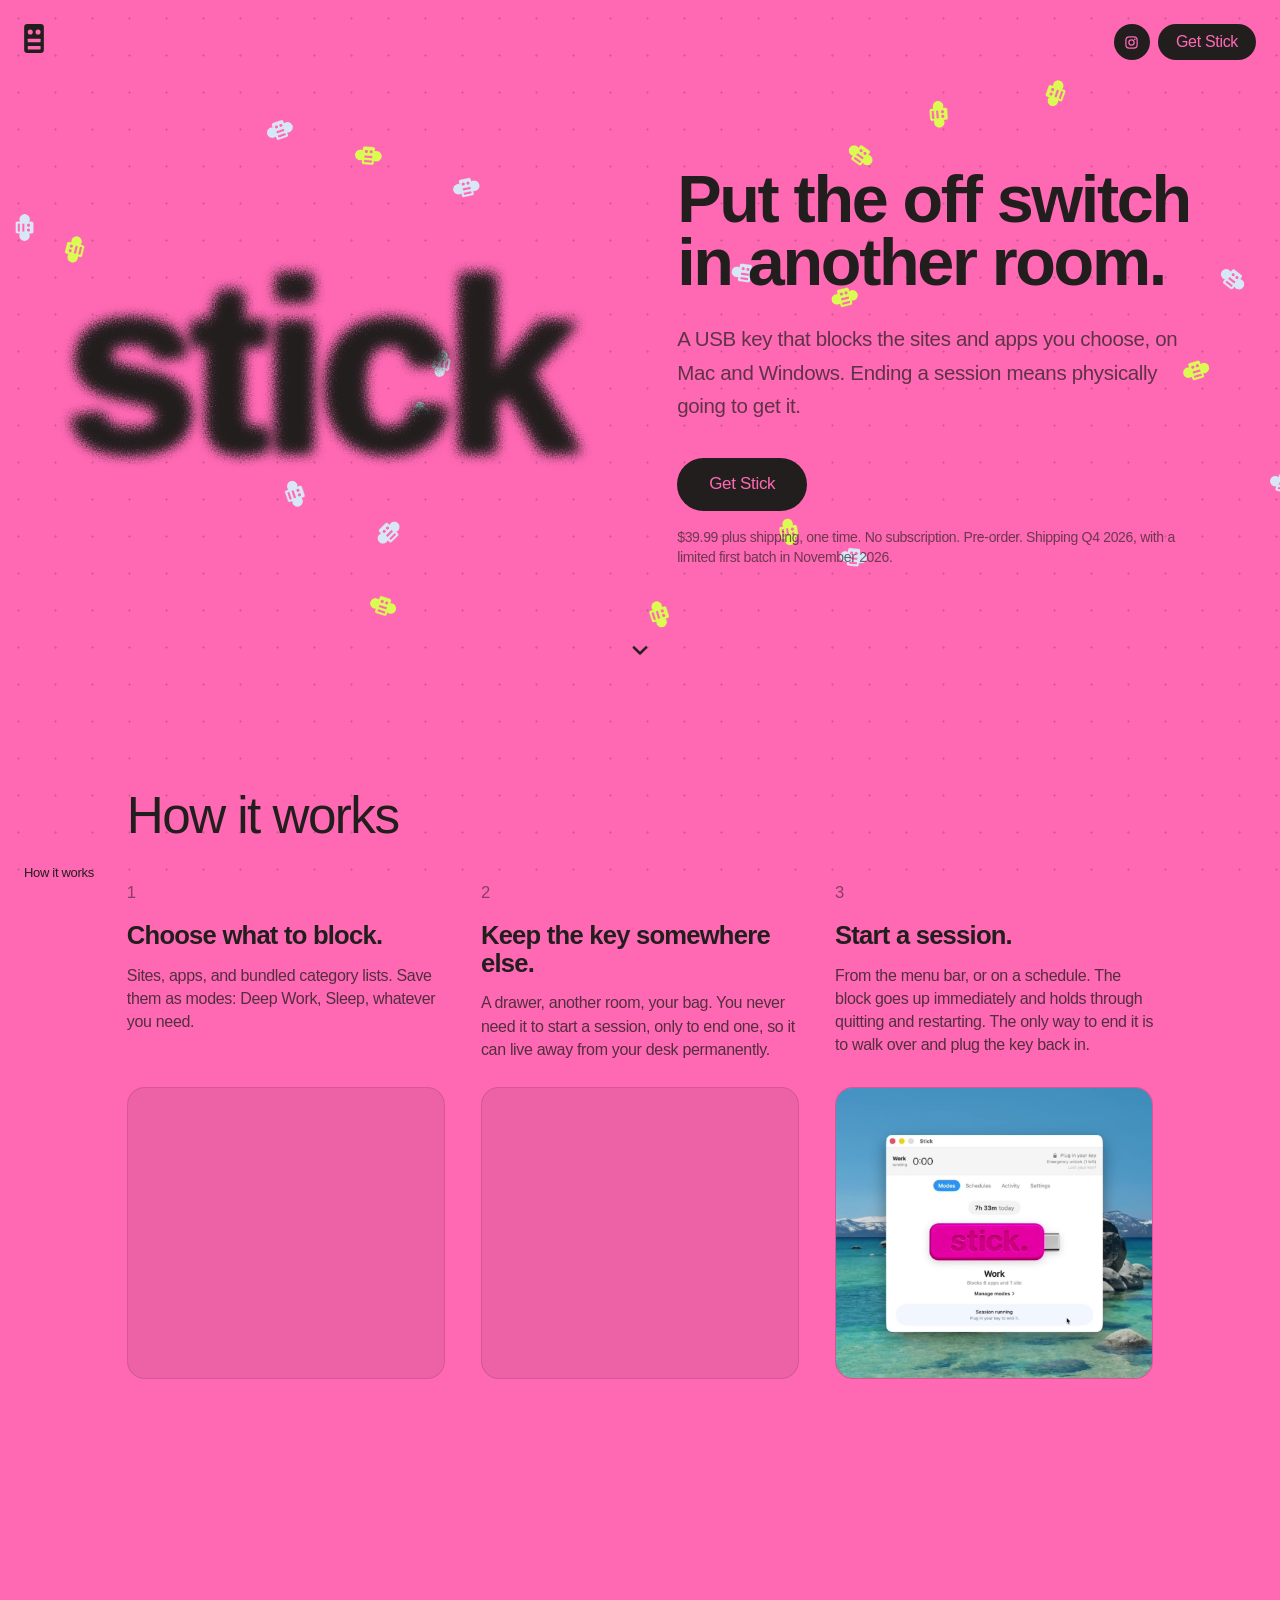
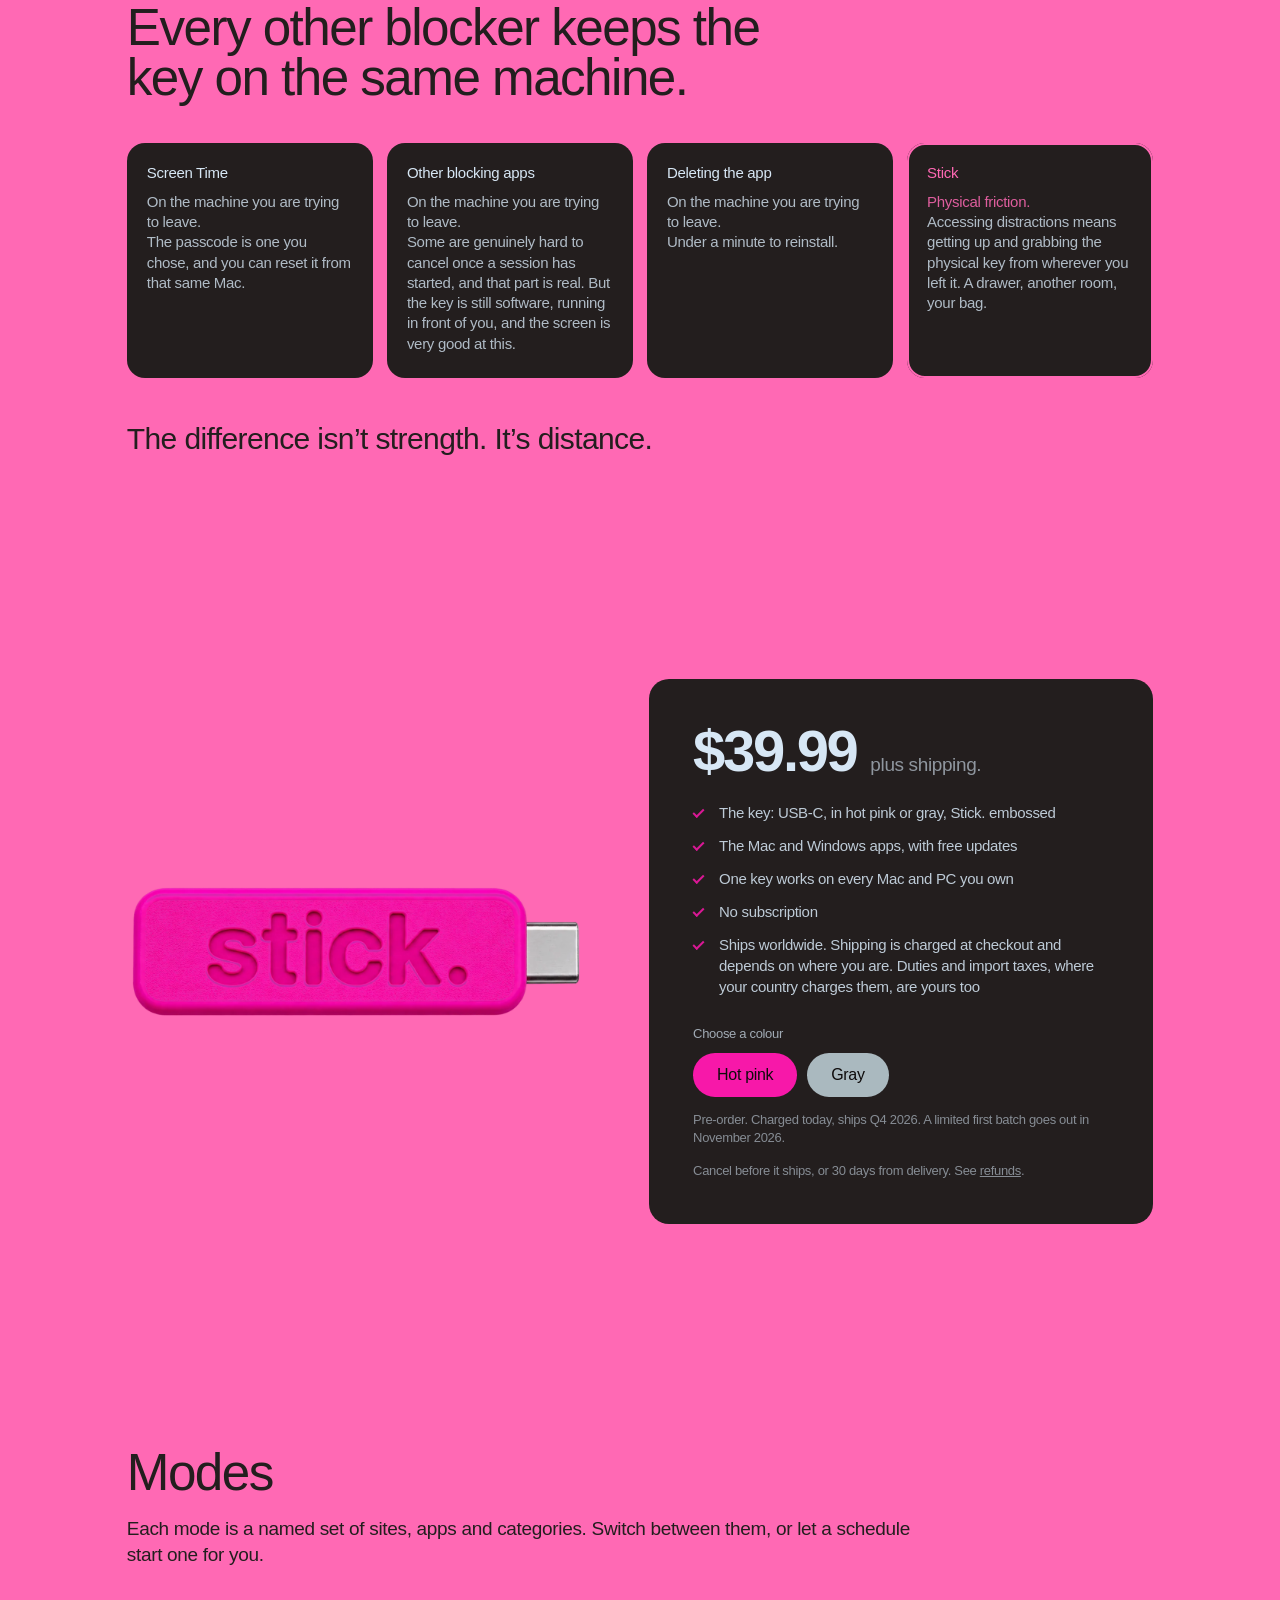
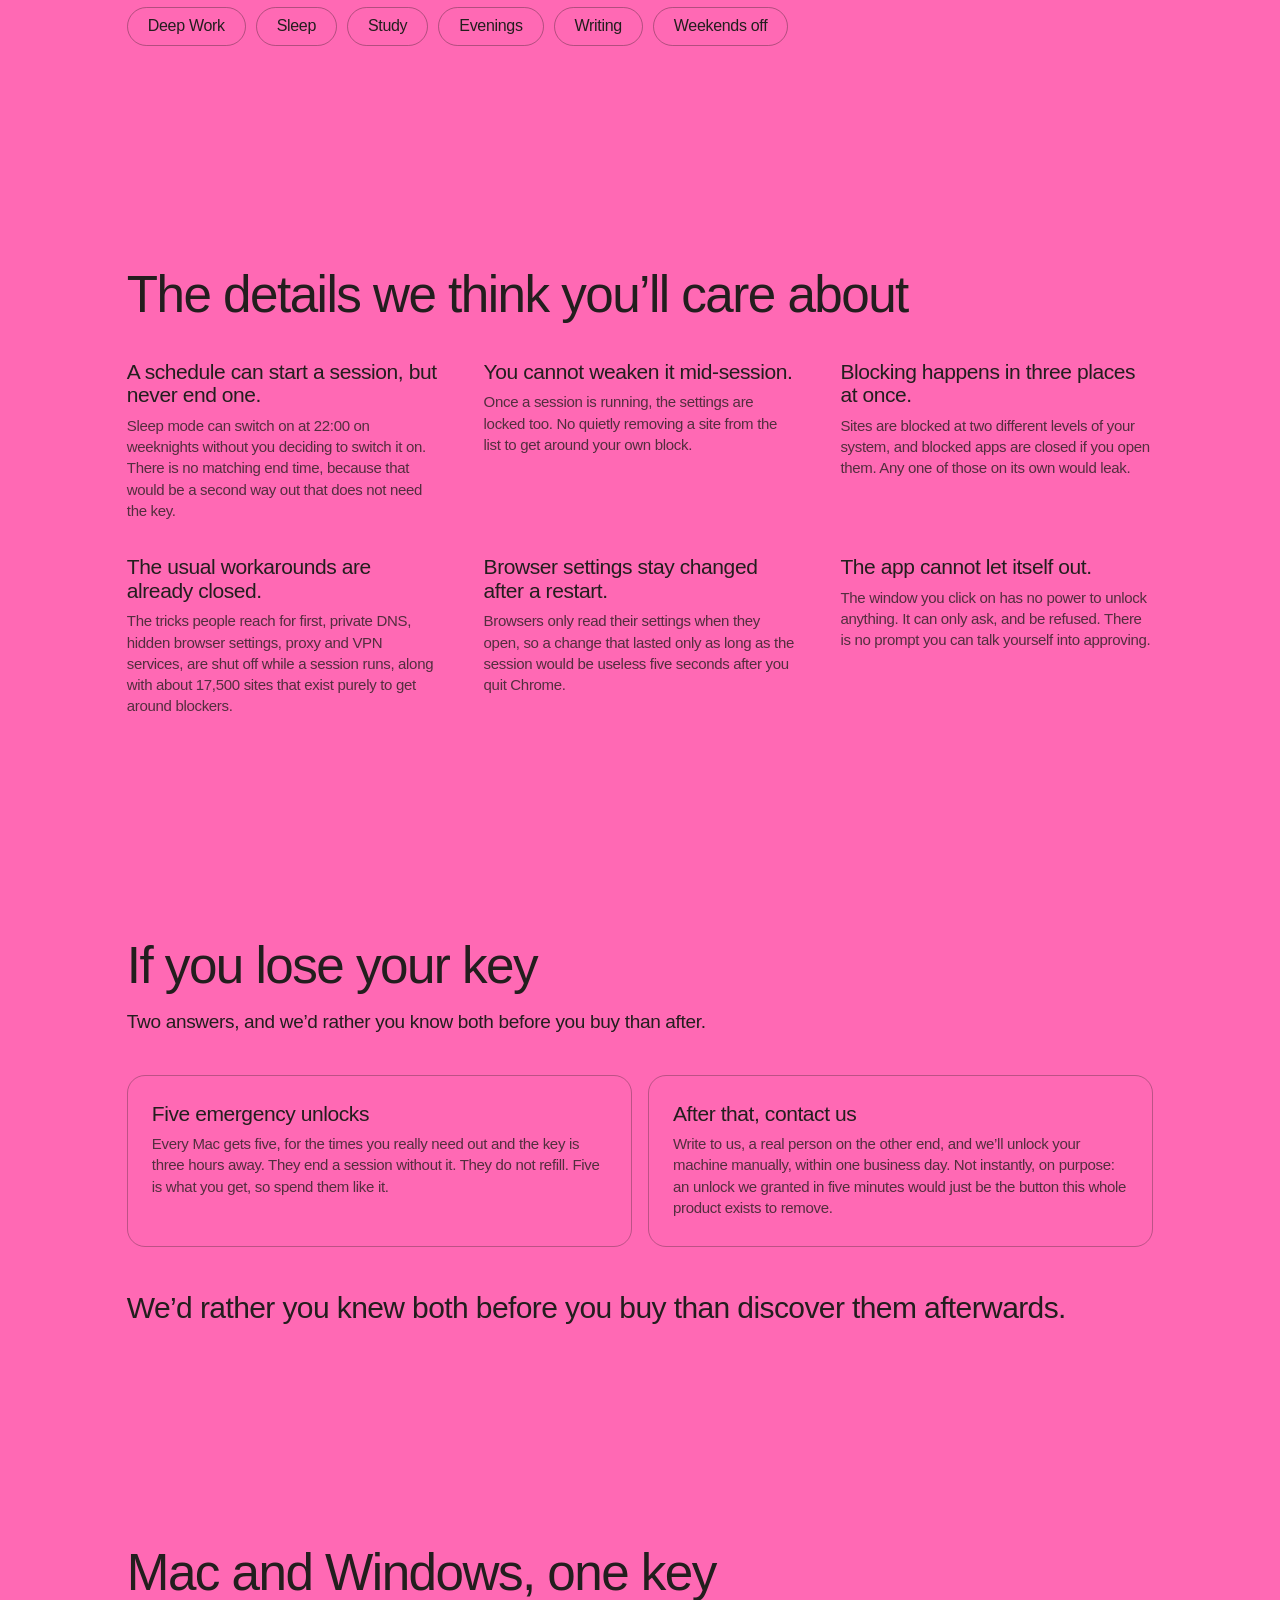
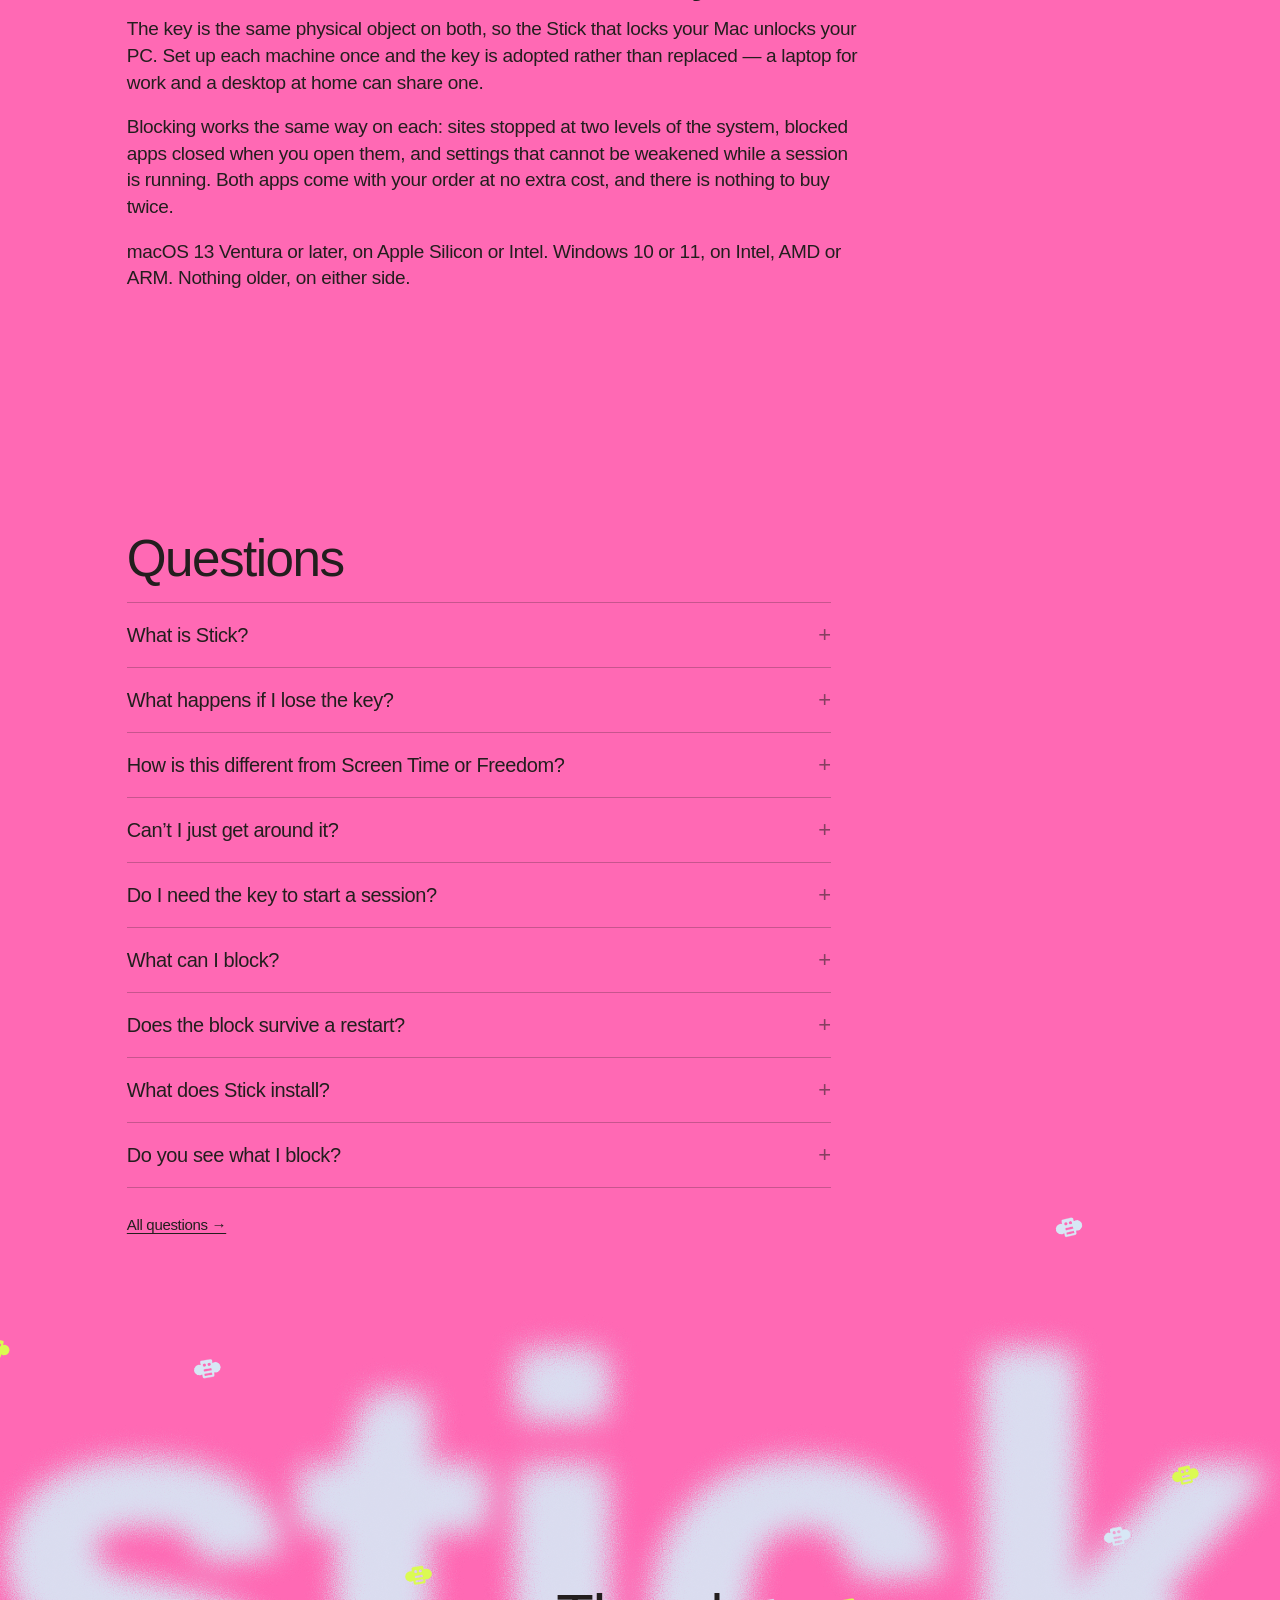
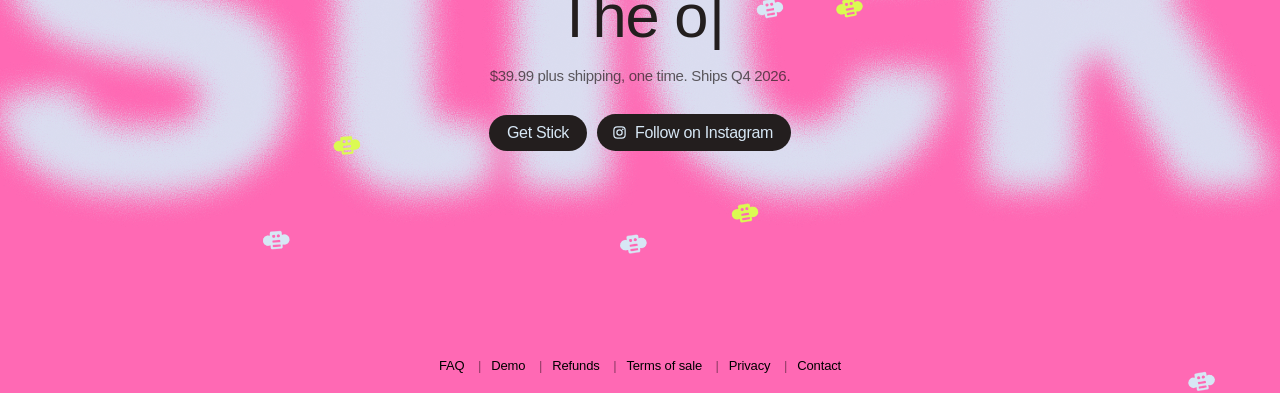
<file: public/index.html>
<!DOCTYPE html>
<html lang="en" data-site="stick" style="--bg-top: rgb(255, 105, 180);">
<head>
  <meta charset="UTF-8">
  <meta name="viewport" content="width=device-width, initial-scale=1.0">
  <title>Stick | Put the off switch in another room</title>
  <link rel="icon" href="/favicon.svg" type="image/svg+xml">
  <meta name="description" content="Stick is a USB key that blocks the sites and apps you choose, on Mac and Windows. Ending a session means physically going to get it.">
  <meta name="theme-color" content="#ff69b4">
  <meta property="og:title" content="Stick | Put the off switch in another room">
  <meta property="og:description" content="Stick is a USB key that blocks the sites and apps you choose, on Mac and Windows. Ending a session means physically going to get it.">
  <meta property="og:type" content="website">
  <meta name="twitter:card" content="summary_large_image">
  <link rel="stylesheet" href="assets/styles.css?v=8f772442">
  <script>document.documentElement.classList.add("js")</script>
</head>
<body>
  <div class="bg-wash" aria-hidden="true"></div>
  <div class="bg-dots" aria-hidden="true"></div>

  <button class="chrome-logo hover-fade" type="button" aria-label="Back to top">
    <svg class="chrome-bee-logo" viewBox="128 0 210 309" width="20" height="29" aria-hidden="true" focusable="false">
      <defs>
        <mask id="chrome-bee-mask">
          <rect x="128" y="0" width="210" height="309" rx="34" fill="white"></rect>
          <ellipse class="bee-eye" cx="193.3" cy="84.4" rx="27" ry="27" fill="black">
            <animate attributeName="ry" begin="indefinite" dur="0.72s" values="27;2;27;2;27" keyTimes="0;0.18;0.36;0.54;1" fill="freeze"></animate>
          </ellipse>
          <ellipse class="bee-eye" cx="276" cy="84.4" rx="27" ry="27" fill="black">
            <animate attributeName="ry" begin="indefinite" dur="0.72s" values="27;2;27;2;27" keyTimes="0;0.18;0.36;0.54;1" fill="freeze"></animate>
          </ellipse>
          <rect x="166.3" y="157.2" width="136.9" height="38.3" rx="5" fill="black"></rect>
          <rect x="166.9" y="235.1" width="136.2" height="37.6" rx="5" fill="black"></rect>
        </mask>
      </defs>
      <rect x="0" y="0" width="466" height="309" fill="currentColor" mask="url(#chrome-bee-mask)"></rect>
    </svg>
  </button>

  <div class="chrome-right">
    <a class="buzz-pill chrome-social" href="https://www.instagram.com/stick.ig/" target="_blank" rel="noreferrer" aria-label="Open the stick Instagram profile">
      <svg viewBox="0 0 24 24" width="15" height="15" fill="none" aria-hidden="true" focusable="false">
        <rect x="3" y="3" width="18" height="18" rx="5.4" stroke="currentColor" stroke-width="2"></rect>
        <circle cx="12" cy="12" r="4.2" stroke="currentColor" stroke-width="2"></circle>
        <circle cx="17.3" cy="6.8" r="1.35" fill="currentColor"></circle>
      </svg>
    </a>
    <a class="chrome-download buzz-pill" href="#pricing">Get Stick</a>
  </div>

  <a class="chrome-builtby" href="#how-it-works"><span>How it works</span></a>

  <main class="buzz-site">
    <svg width="0" height="0" aria-hidden="true" focusable="false" class="filter-defs">
      <title>Stick wordmark texture filter</title>
      <defs>
        <filter id="buzz-fuzz-hero" x="-40%" y="-40%" width="180%" height="180%" color-interpolation-filters="sRGB">
          <feGaussianBlur in="SourceGraphic" stdDeviation="9.6" result="softLogo"></feGaussianBlur>
          <feTurbulence type="fractalNoise" baseFrequency="0.68" numOctaves="4" seed="7" result="textureNoise">
            <animate attributeName="seed" dur="0.4s" repeatCount="indefinite" values="7;19;11;25;7"></animate>
          </feTurbulence>
          <feDisplacementMap in="softLogo" in2="textureNoise" scale="14.4" xChannelSelector="R" yChannelSelector="G" result="buzzedLogo"></feDisplacementMap>
          <feColorMatrix in="textureNoise" type="matrix" values="0 0 0 0 0
                       0 0 0 0 0
                       0 0 0 0 0
                       0.66 0.66 0.66 0 0" result="grainMask"></feColorMatrix>
          <feComposite in="buzzedLogo" in2="grainMask" operator="in" result="grainLogo"></feComposite>
          <feMerge>
            <feMergeNode in="buzzedLogo"></feMergeNode>
            <feMergeNode in="grainLogo"></feMergeNode>
          </feMerge>
        </filter>
      </defs>
    </svg>

    <!-- HERO -->
    <section data-bg-section="hero" class="hero">
      <div class="bee-layer bee-layer-back" data-bee-field="hero-back" aria-hidden="true"></div>
      <div class="bee-layer bee-layer-front" data-bee-field="hero-front" aria-hidden="true"></div>

      <div class="hero-inner">
        <div class="hero-wordmark-group">
          <div class="hero-wordmark" data-fuzz>stick</div>
        </div>
        <div class="hero-copy" data-reveal>
          <h1>Put the off switch<br>in another room.</h1>
          <p class="hero-sub">A USB key that blocks the sites and apps you choose, on Mac and Windows. Ending a session means physically going to get it.</p>
          <a class="buzz-pill hero-cta" href="#pricing">Get Stick</a>
          <p class="hero-fine">$39.99 plus shipping, one time. No subscription. Pre-order. Shipping Q4 2026, with a limited first batch in November 2026.</p>
        </div>
      </div>

      <button type="button" class="hero-scroll-cue" aria-label="Scroll to learn more" data-scroll-to="#how-it-works">
        <span>
          <svg viewBox="0 0 21.0389 28.4804" fill="none" aria-hidden="true" focusable="false">
            <title>Scroll down</title>
            <g>
              <path d="M15.2985 13.1819L7.85449 5.73784C7.71567 5.59903 7.55088 5.48892 7.36951 5.41379C7.18814 5.33867 6.99375 5.3 6.79744 5.3C6.40097 5.3 6.02073 5.4575 5.74039 5.73784C5.60157 5.87666 5.49146 6.04145 5.41633 6.22282C5.34121 6.40419 5.30254 6.59858 5.30254 6.7949C5.30254 7.19137 5.46004 7.5716 5.74039 7.85195L12.1422 14.2389L5.74039 20.6259C5.60084 20.7643 5.49008 20.929 5.4145 21.1104C5.33892 21.2918 5.3 21.4864 5.3 21.6829C5.3 21.8795 5.33892 22.0741 5.4145 22.2555C5.49008 22.4369 5.60084 22.6016 5.74039 22.74C5.87879 22.8795 6.04345 22.9903 6.22488 23.0659C6.4063 23.1415 6.6009 23.1804 6.79744 23.1804C6.99398 23.1804 7.18857 23.1415 7.37 23.0659C7.55142 22.9903 7.71608 22.8795 7.85449 22.74L15.2985 15.296C15.438 15.1576 15.5488 14.9929 15.6244 14.8115C15.7 14.63 15.7389 14.4355 15.7389 14.2389C15.7389 14.0424 15.7 13.8478 15.6244 13.6664C15.5488 13.4849 15.438 13.3203 15.2985 13.1819Z" fill="currentColor"></path>
              <path d="M6.79707 5.14961C7.01308 5.14961 7.22739 5.19292 7.42695 5.27559C7.62642 5.35823 7.80747 5.47937 7.96016 5.63203L15.4045 13.0754L15.5129 13.1945C15.616 13.3192 15.7004 13.4587 15.7629 13.6086C15.846 13.8082 15.8888 14.0223 15.8889 14.2385C15.8889 14.4548 15.8461 14.6696 15.7629 14.8693C15.6797 15.0689 15.558 15.2503 15.4045 15.4025L15.4035 15.4016L7.96016 22.8449C7.80788 22.9984 7.62752 23.1211 7.42793 23.2043C7.22823 23.2875 7.01341 23.3303 6.79707 23.3303C6.58085 23.3302 6.36678 23.2874 6.16719 23.2043C5.96757 23.1211 5.78629 22.9994 5.63398 22.8459V22.8449C5.48093 22.6928 5.35857 22.5119 5.27559 22.3127C5.19254 22.1132 5.14961 21.8989 5.14961 21.6828C5.14963 21.4666 5.1925 21.2525 5.27559 21.0529C5.35868 20.8535 5.48065 20.672 5.63398 20.5197L11.9299 14.2385L5.63398 7.9582C5.3256 7.64978 5.1526 7.23126 5.15254 6.79512C5.15254 6.57911 5.19488 6.3648 5.27754 6.16523C5.36015 5.96583 5.4814 5.78469 5.63398 5.63203C5.94238 5.32364 6.36095 5.14971 6.79707 5.14961Z" stroke="currentColor" stroke-width="0.3"></path>
            </g>
          </svg>
        </span>
      </button>
    </section>


    <!-- HOW IT WORKS -->
    <section id="how-it-works" data-bg-section="how" class="band how-section">
      <h2 class="band-heading" data-reveal>How it works</h2>

      <ol class="steps">
        <li class="step" data-reveal>
          <span class="step-num">1</span>
          <h3>Choose what to block.</h3>
          <p>Sites, apps, and bundled category lists. Save them as modes: Deep Work, Sleep, whatever you need.</p>
          <img class="step-media" src="assets/how/step1-choose.webp" width="1100" height="987" loading="lazy" decoding="async"
               alt="The Modes tab in the Stick app, showing a Work mode that blocks 6 apps and 1 site, with its app icons listed and Edit and add buttons.">
        </li>
        <li class="step" data-reveal>
          <span class="step-num">2</span>
          <h3>Keep the key somewhere else.</h3>
          <p>A drawer, another room, your bag. You never need it to start a session, only to end one, so it can live away from your desk permanently.</p>
          <img class="step-media" src="assets/how/step2-key.webp" width="1100" height="1007" loading="lazy" decoding="async"
               alt="A hand holding the pink Stick key on a lawn, with a brick building out of focus behind it.">
        </li>
        <li class="step" data-reveal>
          <span class="step-num">3</span>
          <h3>Start a session.</h3>
          <p>From the menu bar, or on a schedule. The block goes up immediately and holds through quitting and restarting. The only way to end it is to walk over and plug the key back in.</p>
          <video class="step-media" data-autoplay src="assets/how/step3-session.mp4" poster="assets/how/step3-poster.jpg"
                 width="1000" height="918" loop muted playsinline preload="auto"
                 aria-label="A screen recording: the Stick app showing a Work mode and a Lock button, then Chrome failing to load instagram.com with ERR_CONNECTION_REFUSED."></video>
        </li>
      </ol>
    </section>


    <!-- COMPARISON -->
    <section id="comparison" data-bg-section="compare" class="band compare-section">
      <h2 class="band-heading" data-reveal>Every other blocker keeps the key on the same machine.</h2>

      <div class="features-track compare-track">
        <article class="feature-card compare-card" data-reveal>
          <div class="feature-card-text">
            <h3>Screen Time</h3>
            <p class="compare-where">On the machine you are trying to leave.</p>
            <p>The passcode is one you chose, and you can reset it from that same Mac.</p>
          </div>
        </article>
        <article class="feature-card compare-card" data-reveal>
          <div class="feature-card-text">
            <h3>Other blocking apps</h3>
            <p class="compare-where">On the machine you are trying to leave.</p>
            <p>Some are genuinely hard to cancel once a session has started, and that part is real. But the key is still software, running in front of you, and the screen is very good at this.</p>
          </div>
        </article>
        <article class="feature-card compare-card" data-reveal>
          <div class="feature-card-text">
            <h3>Deleting the app</h3>
            <p class="compare-where">On the machine you are trying to leave.</p>
            <p>Under a minute to reinstall.</p>
          </div>
        </article>
        <article class="feature-card compare-card is-stick" data-reveal>
          <div class="feature-card-text">
            <h3>Stick</h3>
            <p class="compare-where">Physical friction.</p>
            <p>Accessing distractions means getting up and grabbing the physical key from wherever you left it. A drawer, another room, your bag.</p>
          </div>
        </article>
      </div>

      <p class="band-kicker" data-reveal>The difference isn’t strength. It’s distance.</p>
    </section>


    <!-- PRICING -->
    <section id="pricing" data-bg-section="pricing" class="band pricing-section">
      <div class="pricing-layout">
        <img class="pricing-key" src="assets/stick-key.webp?v=b2602285" width="1200" height="365" loading="lazy" decoding="async" data-reveal
             alt="The Stick key: a hot pink USB-C key with stick. embossed on it">
        <div class="pricing-card" data-reveal>
          <p class="pricing-price">$39.99 <span>plus shipping.</span></p>
          <ul class="pricing-list">
            <li>The key: USB-C, in hot pink or gray, Stick. embossed</li>
            <li>The Mac and Windows apps, with free updates</li>
            <li>One key works on every Mac and PC you own</li>
            <li>No subscription</li>
            <li>Ships worldwide. Shipping is charged at checkout and depends on where you are. Duties and import taxes, where your country charges them, are yours too</li>
          </ul>
          <!-- The checkout. Two buttons rather than one, because each Shopify cart
               permalink names a single variant: one "Get Stick" would choose a
               colour on the buyer's behalf and never show them the other. Each
               button is the colour of the key it buys.

               Same tab, as the previous site did. The variant ids are Shopify's
               and are stable unless the product's options are restructured —
               renaming Black to Gray once retired the old id and the button went
               on linking to a cart that answered 410. Re-read them from
               shop.getstick.website/products.json if the product changes. -->
          <p class="pricing-choose">Choose a colour</p>
          <div class="pricing-colours">
            <a class="buzz-pill pricing-cta pricing-colour" data-colour="pink"
               href="https://shop.getstick.website/cart/52143838298252:1">Hot pink</a>
            <a class="buzz-pill pricing-cta pricing-colour" data-colour="gray"
               href="https://shop.getstick.website/cart/53670640615564:1">Gray</a>
          </div>
          <p class="pricing-note">Pre-order. Charged today, ships Q4 2026. A limited first batch goes out in November 2026.</p>
          <p class="pricing-note">Cancel before it ships, or 30 days from delivery. See <a href="pages/refunds.html">refunds</a>.</p>
        </div>
      </div>
    </section>


    <!-- MODES -->
    <section id="modes" data-bg-section="modes" class="band modes-section">
      <h2 class="band-heading" data-reveal>Modes</h2>
      <p class="band-sub" data-reveal>Each mode is a named set of sites, apps and categories. Switch between them, or let a schedule start one for you.</p>
      <ul class="mode-chips" data-reveal>
        <li>Deep Work</li>
        <li>Sleep</li>
        <li>Study</li>
        <li>Evenings</li>
        <li>Writing</li>
        <li>Weekends off</li>
      </ul>
    </section>


    <!-- DETAILS -->
    <section id="details" data-bg-section="details" class="band details-section">
      <h2 class="band-heading" data-reveal>The details we think you’ll care about</h2>
      <div class="details-grid">
        <div class="detail" data-reveal>
          <h3>A schedule can start a session, but never end one.</h3>
          <p>Sleep mode can switch on at 22:00 on weeknights without you deciding to switch it on. There is no matching end time, because that would be a second way out that does not need the key.</p>
        </div>
        <div class="detail" data-reveal>
          <h3>You cannot weaken it mid-session.</h3>
          <p>Once a session is running, the settings are locked too. No quietly removing a site from the list to get around your own block.</p>
        </div>
        <div class="detail" data-reveal>
          <h3>Blocking happens in three places at once.</h3>
          <p>Sites are blocked at two different levels of your system, and blocked apps are closed if you open them. Any one of those on its own would leak.</p>
        </div>
        <div class="detail" data-reveal>
          <h3>The usual workarounds are already closed.</h3>
          <p>The tricks people reach for first, private DNS, hidden browser settings, proxy and VPN services, are shut off while a session runs, along with about 17,500 sites that exist purely to get around blockers.</p>
        </div>
        <div class="detail" data-reveal>
          <h3>Browser settings stay changed after a restart.</h3>
          <p>Browsers only read their settings when they open, so a change that lasted only as long as the session would be useless five seconds after you quit Chrome.</p>
        </div>
        <div class="detail" data-reveal>
          <h3>The app cannot let itself out.</h3>
          <p>The window you click on has no power to unlock anything. It can only ask, and be refused. There is no prompt you can talk yourself into approving.</p>
        </div>
      </div>
    </section>


    <!-- LOST KEY -->
    <section id="lost-key" data-bg-section="key" class="band key-section">
      <h2 class="band-heading" data-reveal>If you lose your key</h2>
      <p class="band-sub" data-reveal>Two answers, and we’d rather you know both before you buy than after.</p>
      <div class="key-grid">
        <div class="key-card" data-reveal>
          <h3>Five emergency unlocks</h3>
          <p>Every Mac gets five, for the times you really need out and the key is three hours away. They end a session without it. They do not refill. Five is what you get, so spend them like it.</p>
        </div>
        <div class="key-card" data-reveal>
          <h3>After that, contact us</h3>
          <p>Write to us, a real person on the other end, and we’ll unlock your machine manually, within one business day. Not instantly, on purpose: an unlock we granted in five minutes would just be the button this whole product exists to remove.</p>
        </div>
      </div>
      <p class="band-kicker" data-reveal>We’d rather you knew both before you buy than discover them afterwards.</p>
    </section>


    <!-- PLATFORMS -->
    <section id="platforms" data-bg-section="platforms" class="band platforms-section">
      <h2 class="band-heading" data-reveal>Mac and Windows, one key</h2>
      <div class="platforms-copy">
        <p data-reveal>The key is the same physical object on both, so the Stick that locks your Mac unlocks your PC. Set up each machine once and the key is adopted rather than replaced — a laptop for work and a desktop at home can share one.</p>
        <p data-reveal>Blocking works the same way on each: sites stopped at two levels of the system, blocked apps closed when you open them, and settings that cannot be weakened while a session is running. Both apps come with your order at no extra cost, and there is nothing to buy twice.</p>
        <p class="platforms-req" data-reveal>macOS 13 Ventura or later, on Apple Silicon or Intel. Windows 10 or 11, on Intel, AMD or ARM. Nothing older, on either side.</p>
      </div>
    </section>


    <!-- QUESTIONS -->
    <section id="questions" data-bg-section="questions" class="band questions-section">
      <h2 class="band-heading" data-reveal>Questions</h2>
      <div class="faq" data-reveal>
        <details>
          <summary>What is Stick?</summary>
          <p>Software for your Mac or Windows PC that blocks the apps and websites you find distracting, and a USB key that ends the block. While a session is running, the only way to unlock your computer and get those apps and websites back is to plug in the key.</p>
        </details>
        <details>
          <summary>What happens if I lose the key?</summary>
          <p>Five emergency unlocks per machine. It’s a lifetime allowance and they don’t refill. After that, write to us and we’ll unlock it manually.</p>
        </details>
        <details>
          <summary>How is this different from Screen Time or Freedom?</summary>
          <p>Their key lives on the machine you’re trying to get away from. Ours is an object you can put in another room. Some of those apps are legitimately hard to cancel mid-session, and we’re not claiming otherwise. We’re claiming distance beats difficulty.</p>
        </details>
        <details>
          <summary>Can’t I just get around it?</summary>
          <p>Yes, if you’re determined and technical. It’s your computer and you have administrator rights on it. Stick is built to beat the impulse, not you with a terminal open and an afternoon free. What it removes is the easy exit: no timer to wait out, no button that ends a session early, and no password you can talk yourself into typing. The way back in is a walk to wherever you left the key.</p>
        </details>
        <details>
          <summary>Do I need the key to start a session?</summary>
          <p>No. Start one from the menu bar, or let a schedule do it. The key is only how you get out.</p>
        </details>
        <details>
          <summary>What can I block?</summary>
          <p>Any website and any app, individually. Plus two bundled category lists, Explicit content and Gambling, which are tens of thousands of domains each. There deliberately isn’t a “social media” category: the site picker lets you choose the individual sites, which is finer-grained and more honest than one switch over a list you can’t inspect.</p>
        </details>
        <details>
          <summary>Does the block survive a restart?</summary>
          <p>Yes. The blocking service runs at boot and is set to restart if it stops, the blocked-hosts region is restored within two seconds of any hand edit, and browser policy is written persistently rather than per-session. Restarting, logging out, quitting the app or killing the process all leave the block in place. What ends it is the key, or one of the five emergency unlocks.</p>
        </details>
        <details>
          <summary>What does Stick install?</summary>
          <p>A small program that runs in the background, plus the app window you use. The background program needs the highest level of access on your machine, because that is what keeps a block in place after a restart instead of letting it disappear the moment you quit the app. It is signed either way — checked by Apple on a Mac, and code-signed on Windows — so your computer can confirm it came from us and has not been tampered with, and the installer comes on the key itself. The window you click on has no power to unlock anything by itself: it can only ask the background program, and be refused.</p>
        </details>
        <details>
          <summary>Do you see what I block?</summary>
          <p>No. Nothing in Stick sends anything to us: no account, no check to see whether you paid, no record of how you use it. Your modes, your blocked lists and your session history stay on your machine. It does download two lists from GitHub, and neither carries anything about you: the sites for a category when you switch one on, and a weekly refresh of the list of sites people use to get around blockers. If you would rather check than take our word for it, any network monitor will show you exactly that.</p>
        </details>
      </div>
      <p class="faq-all" data-reveal><a href="pages/faq.html">All questions →</a></p>
    </section>


    <!-- FOOTER -->
    <div class="footer-wrap">
      <footer id="get" data-bg-section="footer" class="site-footer">
        <svg width="0" height="0" aria-hidden="true" focusable="false" class="filter-defs">
          <defs>
            <filter id="buzz-fuzz-footer" x="-40%" y="-40%" width="180%" height="180%" color-interpolation-filters="sRGB">
              <feGaussianBlur in="SourceGraphic" stdDeviation="16" result="softLogo"></feGaussianBlur>
              <feTurbulence type="fractalNoise" baseFrequency="0.68" numOctaves="4" seed="7" result="textureNoise">
                <animate attributeName="baseFrequency" dur="0.4s" repeatCount="indefinite" values="0.68;0.8;0.6;0.86;0.68"></animate>
                <animate attributeName="seed" dur="0.4s" repeatCount="indefinite" values="7;19;11;25;7"></animate>
              </feTurbulence>
              <feDisplacementMap in="softLogo" in2="textureNoise" scale="24" xChannelSelector="R" yChannelSelector="G" result="buzzedLogo"></feDisplacementMap>
              <feColorMatrix in="textureNoise" type="matrix" values="0 0 0 0 0
                       0 0 0 0 0
                       0 0 0 0 0
                       0.66 0.66 0.66 0 0" result="grainMask"></feColorMatrix>
              <feComposite in="buzzedLogo" in2="grainMask" operator="in" result="grainLogo"></feComposite>
              <feMerge>
                <feMergeNode in="buzzedLogo"></feMergeNode>
                <feMergeNode in="grainLogo"></feMergeNode>
              </feMerge>
            </filter>
            <filter id="buzz-fuzz-footer-mobile" x="-40%" y="-40%" width="180%" height="180%" color-interpolation-filters="sRGB">
              <feGaussianBlur in="SourceGraphic" stdDeviation="7" result="softLogo"></feGaussianBlur>
              <feTurbulence type="fractalNoise" baseFrequency="0.9" numOctaves="5" seed="7" result="textureNoise"></feTurbulence>
              <feDisplacementMap in="softLogo" in2="textureNoise" scale="11" xChannelSelector="R" yChannelSelector="G" result="buzzedLogo"></feDisplacementMap>
              <feColorMatrix in="textureNoise" type="matrix" values="0 0 0 0 0
                       0 0 0 0 0
                       0 0 0 0 0
                       0.5 0.5 0.5 0 0" result="grainMask"></feColorMatrix>
              <feComposite in="buzzedLogo" in2="grainMask" operator="in" result="grainLogo"></feComposite>
              <feMerge>
                <feMergeNode in="buzzedLogo"></feMergeNode>
                <feMergeNode in="grainLogo"></feMergeNode>
              </feMerge>
            </filter>
          </defs>
        </svg>

        <div class="footer-bees" data-bee-field="footer" aria-hidden="true"></div>
        <div class="footer-wordmark-static" aria-hidden="true">stick</div>
        <div class="footer-wordmark-marquee" aria-hidden="true">
          <div class="buzz-marquee-track">
            <div class="buzz-marquee-group"><span>stick</span><span>stick</span></div>
            <div class="buzz-marquee-group"><span>stick</span><span>stick</span></div>
          </div>
        </div>

        <div class="footer-content" data-reveal>
          <p class="footer-type" aria-live="off"><span data-typewriter></span><span class="type-caret" aria-hidden="true">|</span></p>
          <p class="footer-fine">$39.99 plus shipping, one time. Ships Q4 2026.</p>
          <div class="footer-actions">
            <a class="buzz-pill footer-pill" href="#pricing">Get Stick</a>
            <a class="buzz-pill footer-pill footer-pill-social" href="https://www.instagram.com/stick.ig/" target="_blank" rel="noreferrer">
              <svg viewBox="0 0 24 24" width="15" height="15" fill="none" aria-hidden="true" focusable="false">
                <rect x="3" y="3" width="18" height="18" rx="5.4" stroke="currentColor" stroke-width="2"></rect>
                <circle cx="12" cy="12" r="4.2" stroke="currentColor" stroke-width="2"></circle>
                <circle cx="17.3" cy="6.8" r="1.35" fill="currentColor"></circle>
              </svg>
              Follow on Instagram
            </a>
          </div>
        </div>
      </footer>

      <div class="legal-footer-wrap">
        <footer class="legal-footer">
          <div class="legal-links-row">
            <span class="legal-links-item"><a href="pages/faq.html" class="legal-link">FAQ</a></span>
            <span class="legal-links-item"><span aria-hidden="true" class="legal-link-sep">|</span><a href="pages/demo.html" class="legal-link">Demo</a></span>
            <span class="legal-links-item"><span aria-hidden="true" class="legal-link-sep">|</span><a href="pages/refunds.html" class="legal-link">Refunds</a></span>
            <span class="legal-links-item"><span aria-hidden="true" class="legal-link-sep">|</span><a href="pages/terms.html" class="legal-link">Terms of sale</a></span>
            <span class="legal-links-item"><span aria-hidden="true" class="legal-link-sep">|</span><a href="pages/privacy.html" class="legal-link">Privacy</a></span>
            <span class="legal-links-item"><span aria-hidden="true" class="legal-link-sep">|</span><a href="pages/contact.html" class="legal-link">Contact</a></span>
          </div>
        </footer>
      </div>
    </div>
  </main>

  <script src="assets/app.js?v=de0b7c3c"></script>
</body>
</html>
</file>
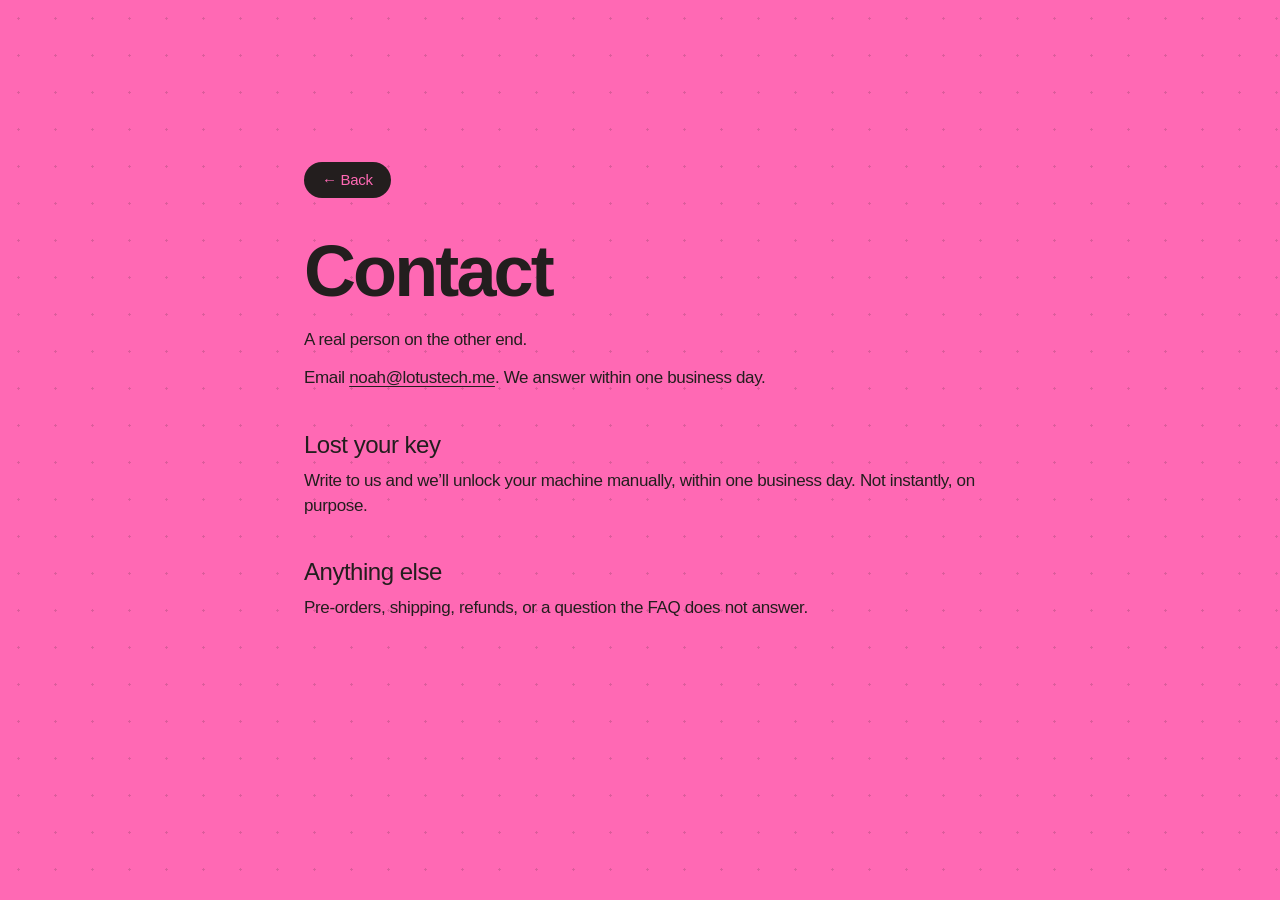
<file: public/pages/contact.html>
<!DOCTYPE html>
<html lang="en" style="--bg-top: rgb(255, 105, 180);">
<head>
  <meta charset="UTF-8">
  <meta name="viewport" content="width=device-width, initial-scale=1.0">
  <title>Contact — Stick</title>
  <link rel="icon" href="/favicon.svg" type="image/svg+xml">
  <meta name="theme-color" content="#ff69b4">
  <link rel="stylesheet" href="../assets/styles.css?v=8f772442">
</head>
<body>
  <div class="bg-wash" aria-hidden="true"></div>
  <div class="bg-dots" aria-hidden="true"></div>
  <main class="doc-page">
    <a class="doc-back buzz-pill" href="../index.html">&#8592; Back</a>
    <h1>Contact</h1>
    <p>A real person on the other end.</p>
    <p>Email <a href="mailto:noah@lotustech.me">noah@lotustech.me</a>. We answer within one business day.</p>
    <h2>Lost your key</h2>
    <p>Write to us and we&#8217;ll unlock your machine manually, within one business day. Not instantly, on purpose.</p>
    <h2>Anything else</h2>
    <p>Pre-orders, shipping, refunds, or a question the FAQ does not answer.</p>
  </main>
</body>
</html>
</file>
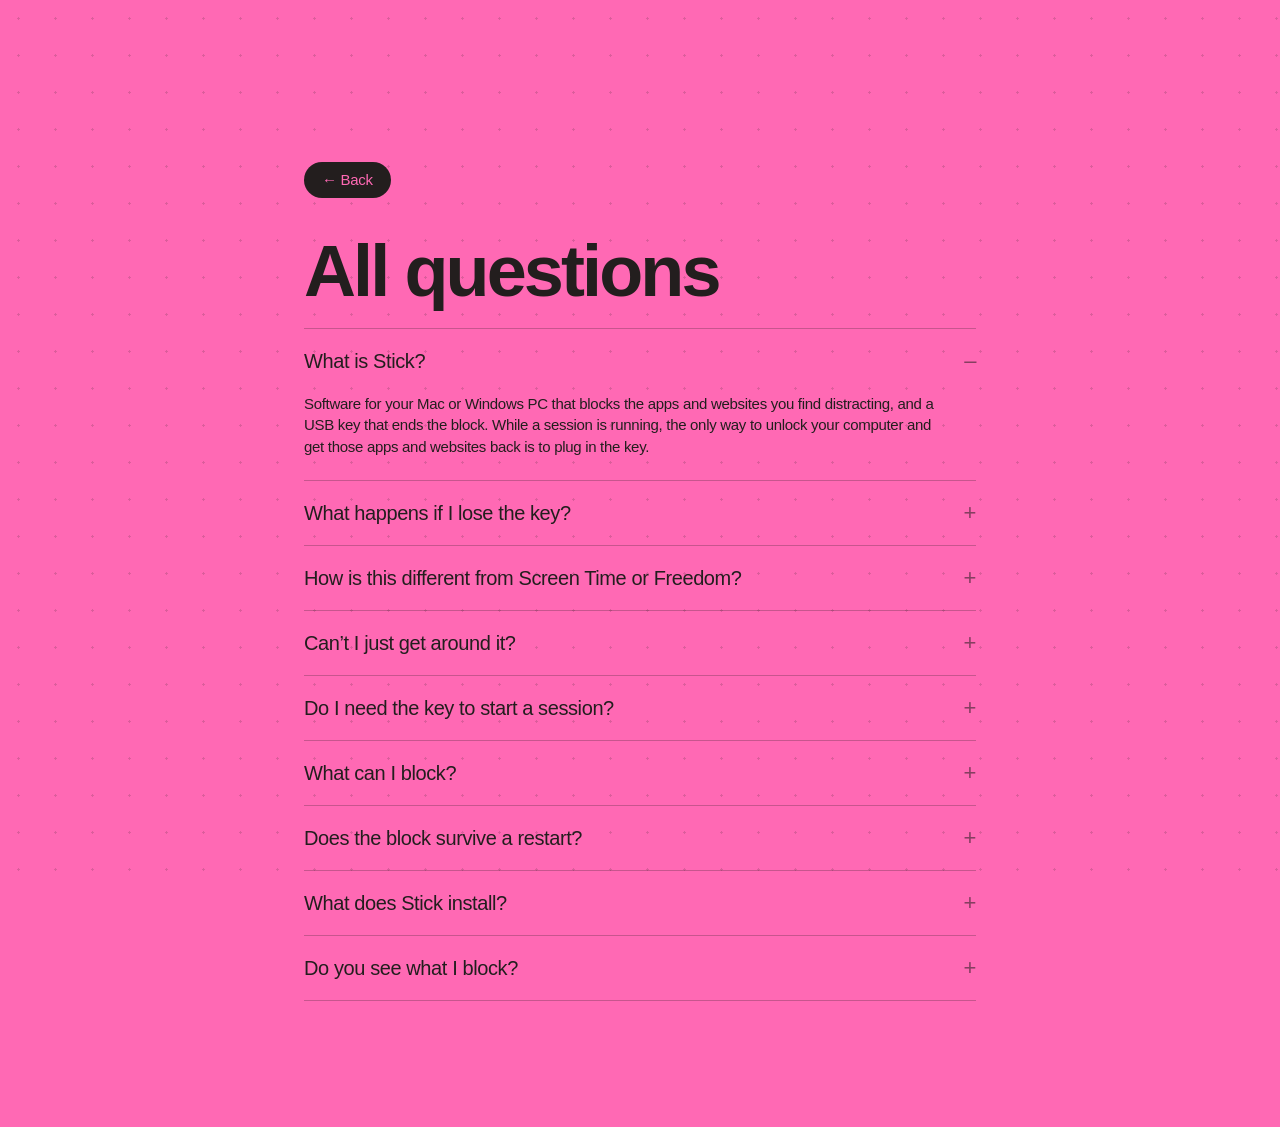
<file: public/pages/faq.html>
<!DOCTYPE html>
<html lang="en" style="--bg-top: rgb(255, 105, 180);">
<head>
  <meta charset="UTF-8">
  <meta name="viewport" content="width=device-width, initial-scale=1.0">
  <title>All questions — Stick</title>
  <link rel="icon" href="/favicon.svg" type="image/svg+xml">
  <meta name="theme-color" content="#ff69b4">
  <link rel="stylesheet" href="../assets/styles.css?v=8f772442">
</head>
<body>
  <div class="bg-wash" aria-hidden="true"></div>
  <div class="bg-dots" aria-hidden="true"></div>
  <main class="doc-page">
    <a class="doc-back buzz-pill" href="../index.html">&#8592; Back</a>
    <h1>All questions</h1>
    <div class="faq">
      <details open><summary>What is Stick?</summary><p>Software for your Mac or Windows PC that blocks the apps and websites you find distracting, and a USB key that ends the block. While a session is running, the only way to unlock your computer and get those apps and websites back is to plug in the key.</p></details>
      <details><summary>What happens if I lose the key?</summary><p>Five emergency unlocks per machine. It&#8217;s a lifetime allowance and they don&#8217;t refill. After that, write to us and we&#8217;ll unlock it manually.</p></details>
      <details><summary>How is this different from Screen Time or Freedom?</summary><p>Their key lives on the machine you&#8217;re trying to get away from. Ours is an object you can put in another room. Some of those apps are legitimately hard to cancel mid-session, and we&#8217;re not claiming otherwise. We&#8217;re claiming distance beats difficulty.</p></details>
      <details><summary>Can&#8217;t I just get around it?</summary><p>Yes, if you&#8217;re determined and technical. It&#8217;s your computer and you have administrator rights on it. Stick is built to beat the impulse, not you with a terminal open and an afternoon free. What it removes is the easy exit: no timer to wait out, no button that ends a session early, and no password you can talk yourself into typing. The way back in is a walk to wherever you left the key.</p></details>
      <details><summary>Do I need the key to start a session?</summary><p>No. Start one from the menu bar, or let a schedule do it. The key is only how you get out.</p></details>
      <details><summary>What can I block?</summary><p>Any website and any app, individually. Plus two bundled category lists, Explicit content and Gambling, which are tens of thousands of domains each. There deliberately isn&#8217;t a &#8220;social media&#8221; category: the site picker lets you choose the individual sites, which is finer-grained and more honest than one switch over a list you can&#8217;t inspect.</p></details>
      <details><summary>Does the block survive a restart?</summary><p>Yes. The blocking service runs at boot and is set to restart if it stops, the blocked-hosts region is restored within two seconds of any hand edit, and browser policy is written persistently rather than per-session. Restarting, logging out, quitting the app or killing the process all leave the block in place. What ends it is the key, or one of the five emergency unlocks.</p></details>
      <details><summary>What does Stick install?</summary><p>A small program that runs in the background, plus the app window you use. The background program needs the highest level of access on your machine, because that is what keeps a block in place after a restart instead of letting it disappear the moment you quit the app. It is signed either way &#8212; checked by Apple on a Mac, and code-signed on Windows &#8212; so your computer can confirm it came from us and has not been tampered with, and the installer comes on the key itself. The window you click on has no power to unlock anything by itself: it can only ask the background program, and be refused.</p></details>
      <details><summary>Do you see what I block?</summary><p>No. Nothing in Stick sends anything to us: no account, no check to see whether you paid, no record of how you use it. Your modes, your blocked lists and your session history stay on your machine. It does download two lists from GitHub, and neither carries anything about you: the sites for a category when you switch one on, and a weekly refresh of the list of sites people use to get around blockers. If you would rather check than take our word for it, any network monitor will show you exactly that.</p></details>
    </div>
  </main>
</body>
</html>
</file>
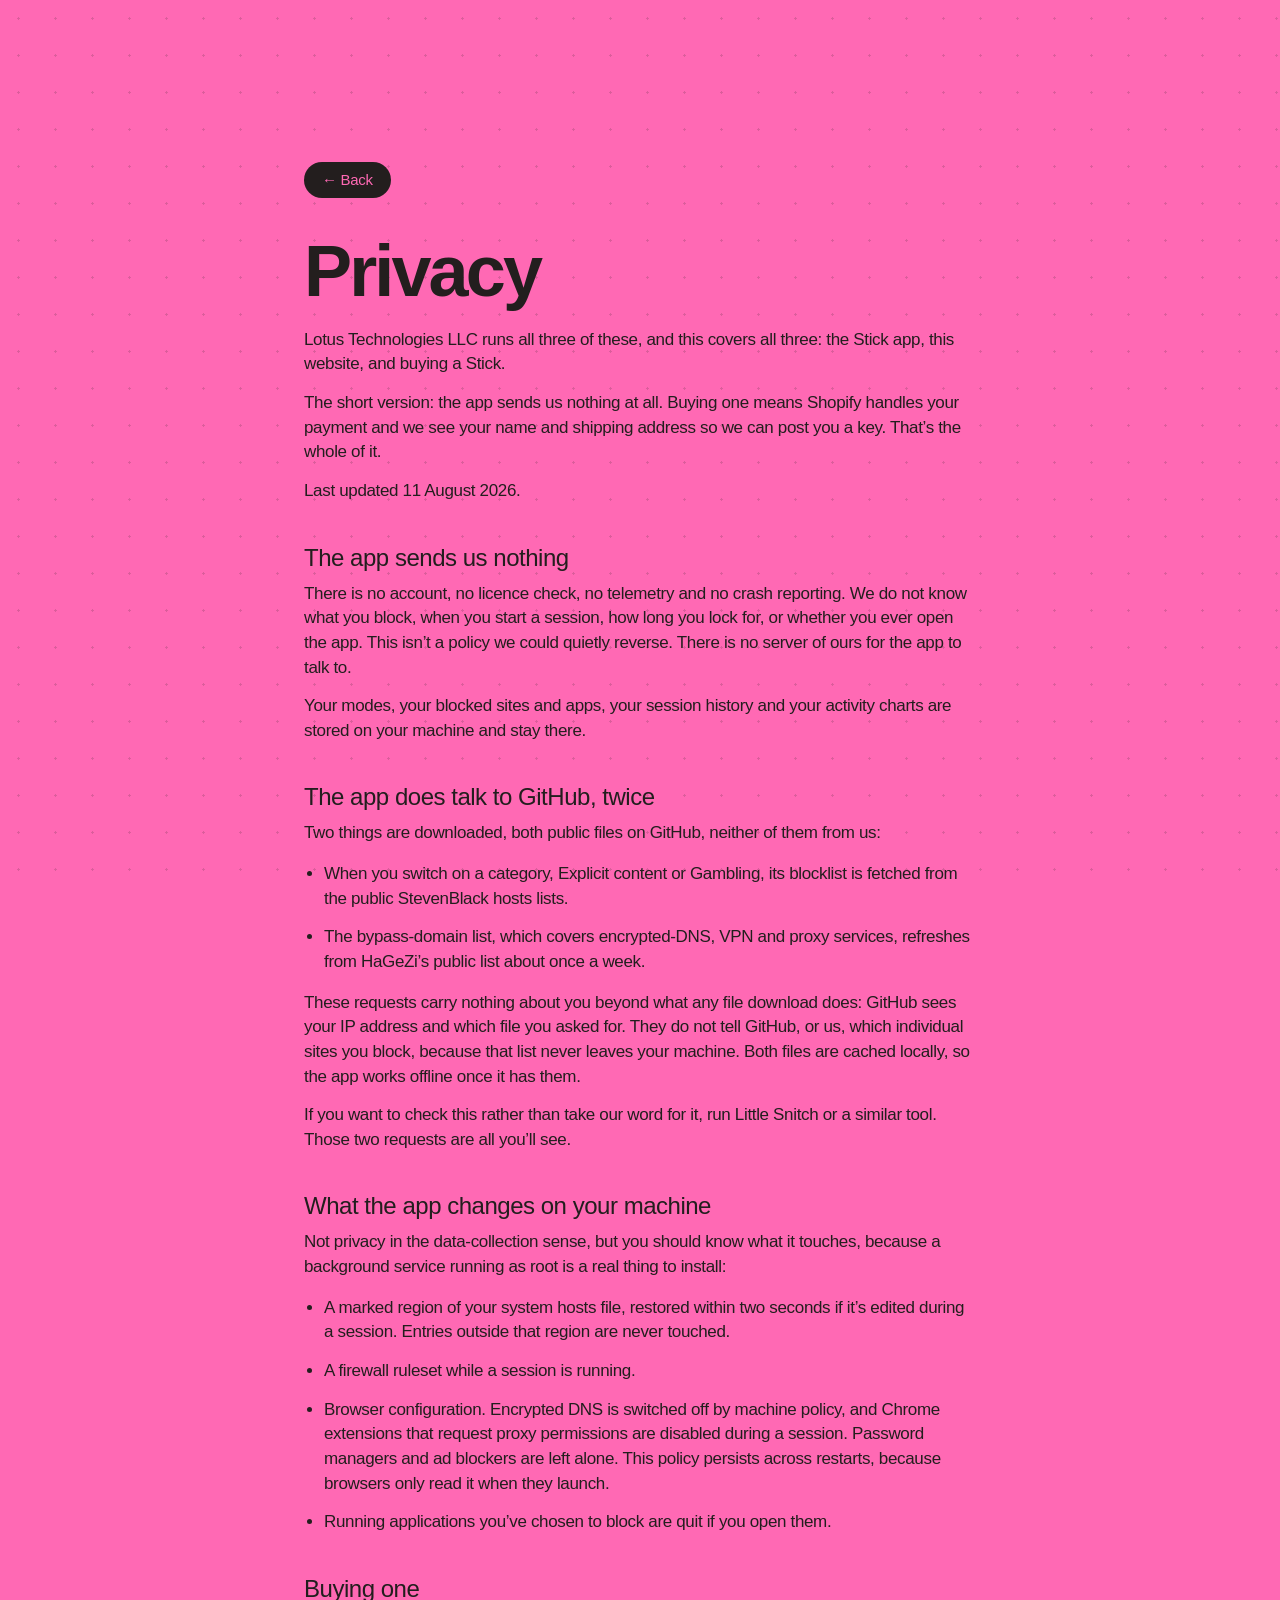
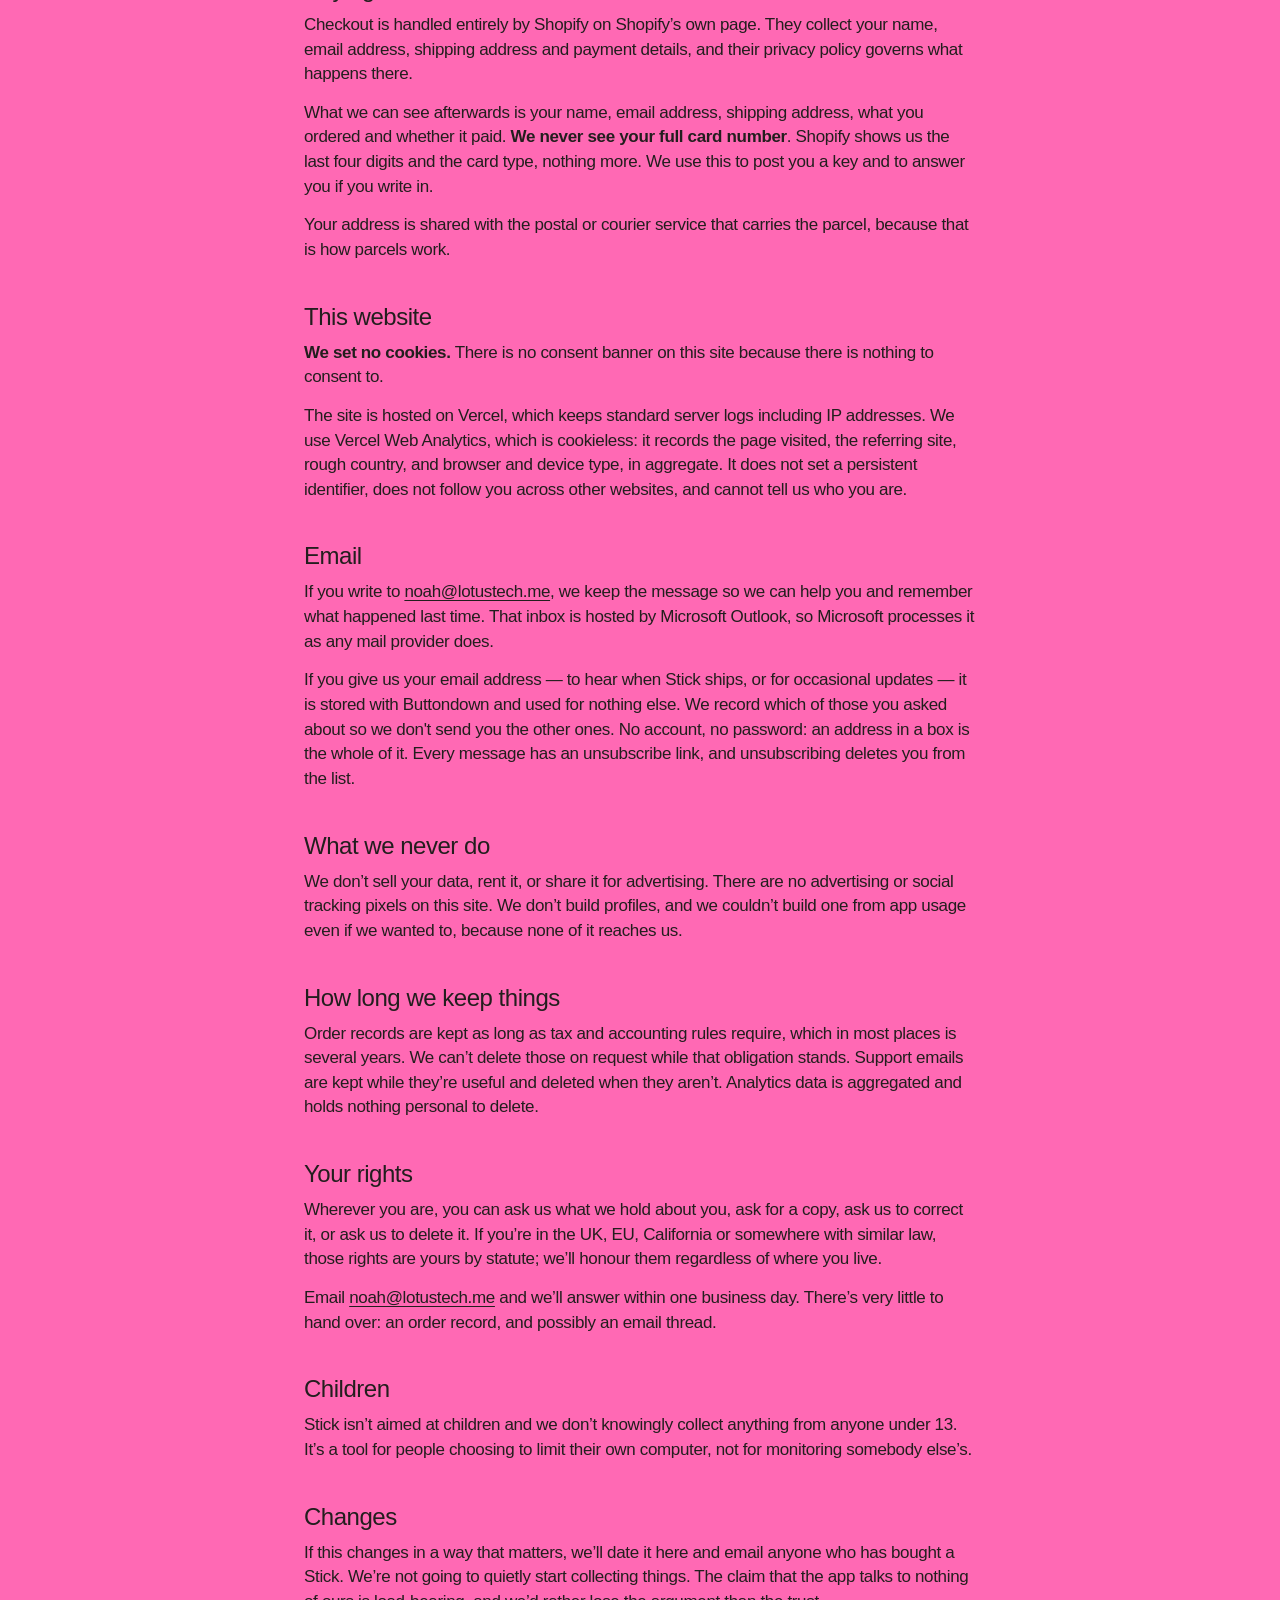
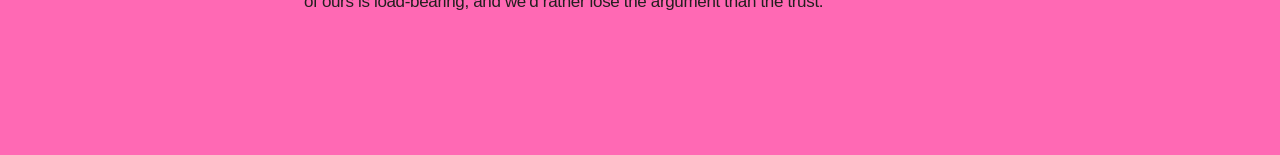
<file: public/pages/privacy.html>
<!DOCTYPE html>
<html lang="en" style="--bg-top: rgb(255, 105, 180);">
<head>
  <meta charset="UTF-8">
  <meta name="viewport" content="width=device-width, initial-scale=1.0">
  <title>Privacy — Stick</title>
  <link rel="icon" href="/favicon.svg" type="image/svg+xml">
  <meta name="theme-color" content="#ff69b4">
  <link rel="stylesheet" href="../assets/styles.css?v=8f772442">
</head>
<body>
  <div class="bg-wash" aria-hidden="true"></div>
  <div class="bg-dots" aria-hidden="true"></div>
  <main class="doc-page">
    <a class="doc-back buzz-pill" href="../index.html">&#8592; Back</a>
    <h1>Privacy</h1>
    <p>Lotus Technologies LLC runs all three of these, and this covers all three: the Stick app, this website, and buying a Stick.</p>
    <p>The short version: the app sends us nothing at all. Buying one means Shopify handles your payment and we see your name and shipping address so we can post you a key. That’s the whole of it.</p>
    <p>Last updated 11 August 2026.</p>
    <h2>The app sends us nothing</h2>
    <p>There is no account, no licence check, no telemetry and no crash reporting. We do not know what you block, when you start a session, how long you lock for, or whether you ever open the app. This isn’t a policy we could quietly reverse. There is no server of ours for the app to talk to.</p>
    <p>Your modes, your blocked sites and apps, your session history and your activity charts are stored on your machine and stay there.</p>
    <h2>The app does talk to GitHub, twice</h2>
    <p>Two things are downloaded, both public files on GitHub, neither of them from us:</p>
    <ul>
      <li>When you switch on a category, Explicit content or Gambling, its blocklist is fetched from the public StevenBlack hosts lists.</li>
      <li>The bypass-domain list, which covers encrypted-DNS, VPN and proxy services, refreshes from HaGeZi’s public list about once a week.</li>
    </ul>
    <p>These requests carry nothing about you beyond what any file download does: GitHub sees your IP address and which file you asked for. They do not tell GitHub, or us, which individual sites you block, because that list never leaves your machine. Both files are cached locally, so the app works offline once it has them.</p>
    <p>If you want to check this rather than take our word for it, run Little Snitch or a similar tool. Those two requests are all you’ll see.</p>
    <h2>What the app changes on your machine</h2>
    <p>Not privacy in the data-collection sense, but you should know what it touches, because a background service running as root is a real thing to install:</p>
    <ul>
      <li>A marked region of your system hosts file, restored within two seconds if it’s edited during a session. Entries outside that region are never touched.</li>
      <li>A firewall ruleset while a session is running.</li>
      <li>Browser configuration. Encrypted DNS is switched off by machine policy, and Chrome extensions that request proxy permissions are disabled during a session. Password managers and ad blockers are left alone. This policy persists across restarts, because browsers only read it when they launch.</li>
      <li>Running applications you’ve chosen to block are quit if you open them.</li>
    </ul>
    <h2>Buying one</h2>
    <p>Checkout is handled entirely by Shopify on Shopify’s own page. They collect your name, email address, shipping address and payment details, and their privacy policy governs what happens there.</p>
    <p>What we can see afterwards is your name, email address, shipping address, what you ordered and whether it paid. <strong>We never see your full card number</strong>. Shopify shows us the last four digits and the card type, nothing more. We use this to post you a key and to answer you if you write in.</p>
    <p>Your address is shared with the postal or courier service that carries the parcel, because that is how parcels work.</p>
    <h2>This website</h2>
    <p><strong>We set no cookies.</strong> There is no consent banner on this site because there is nothing to consent to.</p>
    <p>The site is hosted on Vercel, which keeps standard server logs including IP addresses. We use Vercel Web Analytics, which is cookieless: it records the page visited, the referring site, rough country, and browser and device type, in aggregate. It does not set a persistent identifier, does not follow you across other websites, and cannot tell us who you are.</p>
    <h2>Email</h2>
    <p>If you write to <a href="mailto:noah@lotustech.me">noah@lotustech.me</a>, we keep the message so we can help you and remember what happened last time. That inbox is hosted by Microsoft Outlook, so Microsoft processes it as any mail provider does.</p>
    <p>If you give us your email address — to hear when Stick ships, or for occasional updates — it is stored with Buttondown and used for nothing else. We record which of those you asked about so we don't send you the other ones. No account, no password: an address in a box is the whole of it. Every message has an unsubscribe link, and unsubscribing deletes you from the list.</p>
    <h2>What we never do</h2>
    <p>We don’t sell your data, rent it, or share it for advertising. There are no advertising or social tracking pixels on this site. We don’t build profiles, and we couldn’t build one from app usage even if we wanted to, because none of it reaches us.</p>
    <h2>How long we keep things</h2>
    <p>Order records are kept as long as tax and accounting rules require, which in most places is several years. We can’t delete those on request while that obligation stands. Support emails are kept while they’re useful and deleted when they aren’t. Analytics data is aggregated and holds nothing personal to delete.</p>
    <h2>Your rights</h2>
    <p>Wherever you are, you can ask us what we hold about you, ask for a copy, ask us to correct it, or ask us to delete it. If you’re in the UK, EU, California or somewhere with similar law, those rights are yours by statute; we’ll honour them regardless of where you live.</p>
    <p>Email <a href="mailto:noah@lotustech.me">noah@lotustech.me</a> and we’ll answer within one business day. There’s very little to hand over: an order record, and possibly an email thread.</p>
    <h2>Children</h2>
    <p>Stick isn’t aimed at children and we don’t knowingly collect anything from anyone under 13. It’s a tool for people choosing to limit their own computer, not for monitoring somebody else’s.</p>
    <h2>Changes</h2>
    <p>If this changes in a way that matters, we’ll date it here and email anyone who has bought a Stick. We’re not going to quietly start collecting things. The claim that the app talks to nothing of ours is load-bearing, and we’d rather lose the argument than the trust.</p>
  </main>
</body>
</html>
</file>
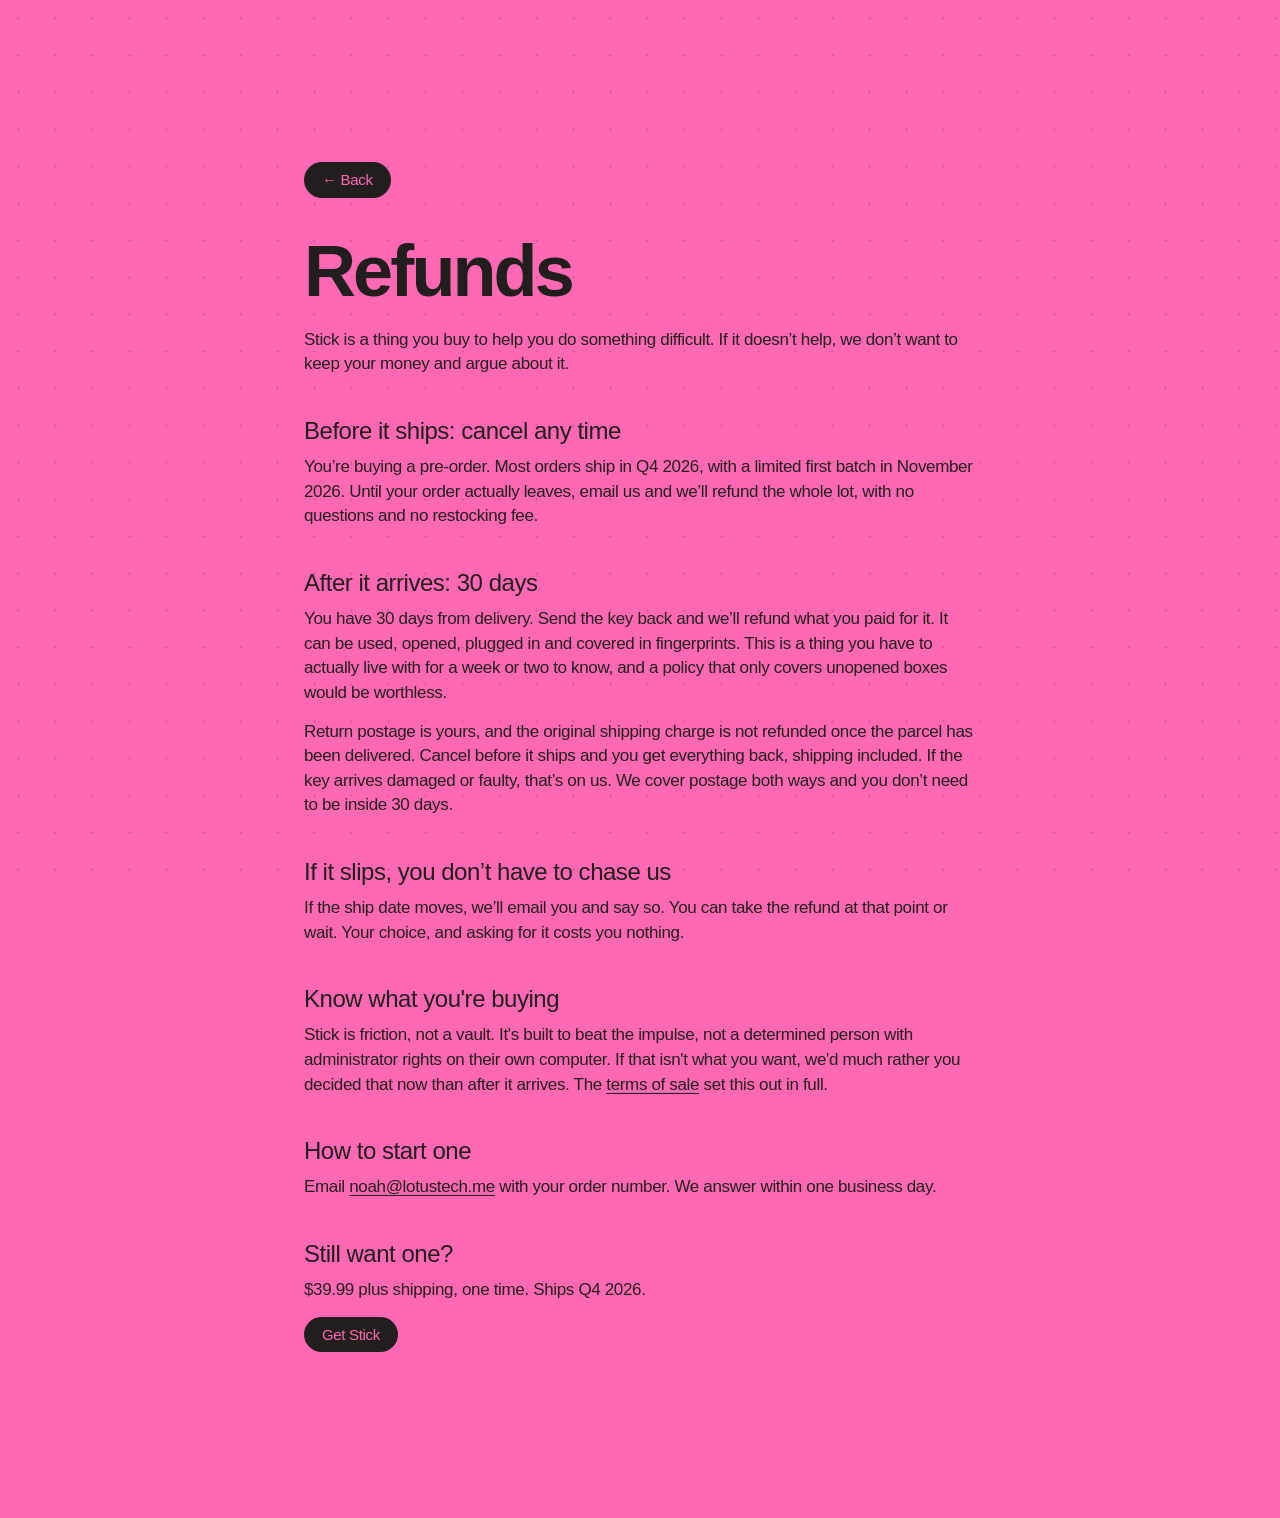
<file: public/pages/refunds.html>
<!DOCTYPE html>
<html lang="en" style="--bg-top: rgb(255, 105, 180);">
<head>
  <meta charset="UTF-8">
  <meta name="viewport" content="width=device-width, initial-scale=1.0">
  <title>Refunds — Stick</title>
  <link rel="icon" href="/favicon.svg" type="image/svg+xml">
  <meta name="theme-color" content="#ff69b4">
  <link rel="stylesheet" href="../assets/styles.css?v=8f772442">
</head>
<body>
  <div class="bg-wash" aria-hidden="true"></div>
  <div class="bg-dots" aria-hidden="true"></div>
  <main class="doc-page">
    <a class="doc-back buzz-pill" href="../index.html">&#8592; Back</a>
    <h1>Refunds</h1>
    <p>Stick is a thing you buy to help you do something difficult. If it doesn’t help, we don’t want to keep your money and argue about it.</p>
    <h2>Before it ships: cancel any time</h2>
    <p>You’re buying a pre-order. Most orders ship in Q4 2026, with a limited first batch in November 2026. Until your order actually leaves, email us and we’ll refund the whole lot, with no questions and no restocking fee.</p>
    <h2>After it arrives: 30 days</h2>
    <p>You have 30 days from delivery. Send the key back and we’ll refund what you paid for it. It can be used, opened, plugged in and covered in fingerprints. This is a thing you have to actually live with for a week or two to know, and a policy that only covers unopened boxes would be worthless.</p>
    <p>Return postage is yours, and the original shipping charge is not refunded once the parcel has been delivered. Cancel before it ships and you get everything back, shipping included. If the key arrives damaged or faulty, that’s on us. We cover postage both ways and you don’t need to be inside 30 days.</p>
    <h2>If it slips, you don’t have to chase us</h2>
    <p>If the ship date moves, we’ll email you and say so. You can take the refund at that point or wait. Your choice, and asking for it costs you nothing.</p>
    <h2>Know what you're buying</h2>
    <p>Stick is friction, not a vault. It's built to beat the impulse, not a determined person with administrator rights on their own computer. If that isn't what you want, we'd much rather you decided that now than after it arrives. The <a href="/terms">terms of sale</a> set this out in full.</p>
    <h2>How to start one</h2>
    <p>Email <a href="mailto:noah@lotustech.me">noah@lotustech.me</a> with your order number. We answer within one business day.</p>
    <h2>Still want one?</h2>
    <p>$39.99 plus shipping, one time. Ships Q4 2026.</p>
    <a class="doc-back buzz-pill" href="/#pricing">Get Stick</a>
  </main>
</body>
</html>
</file>
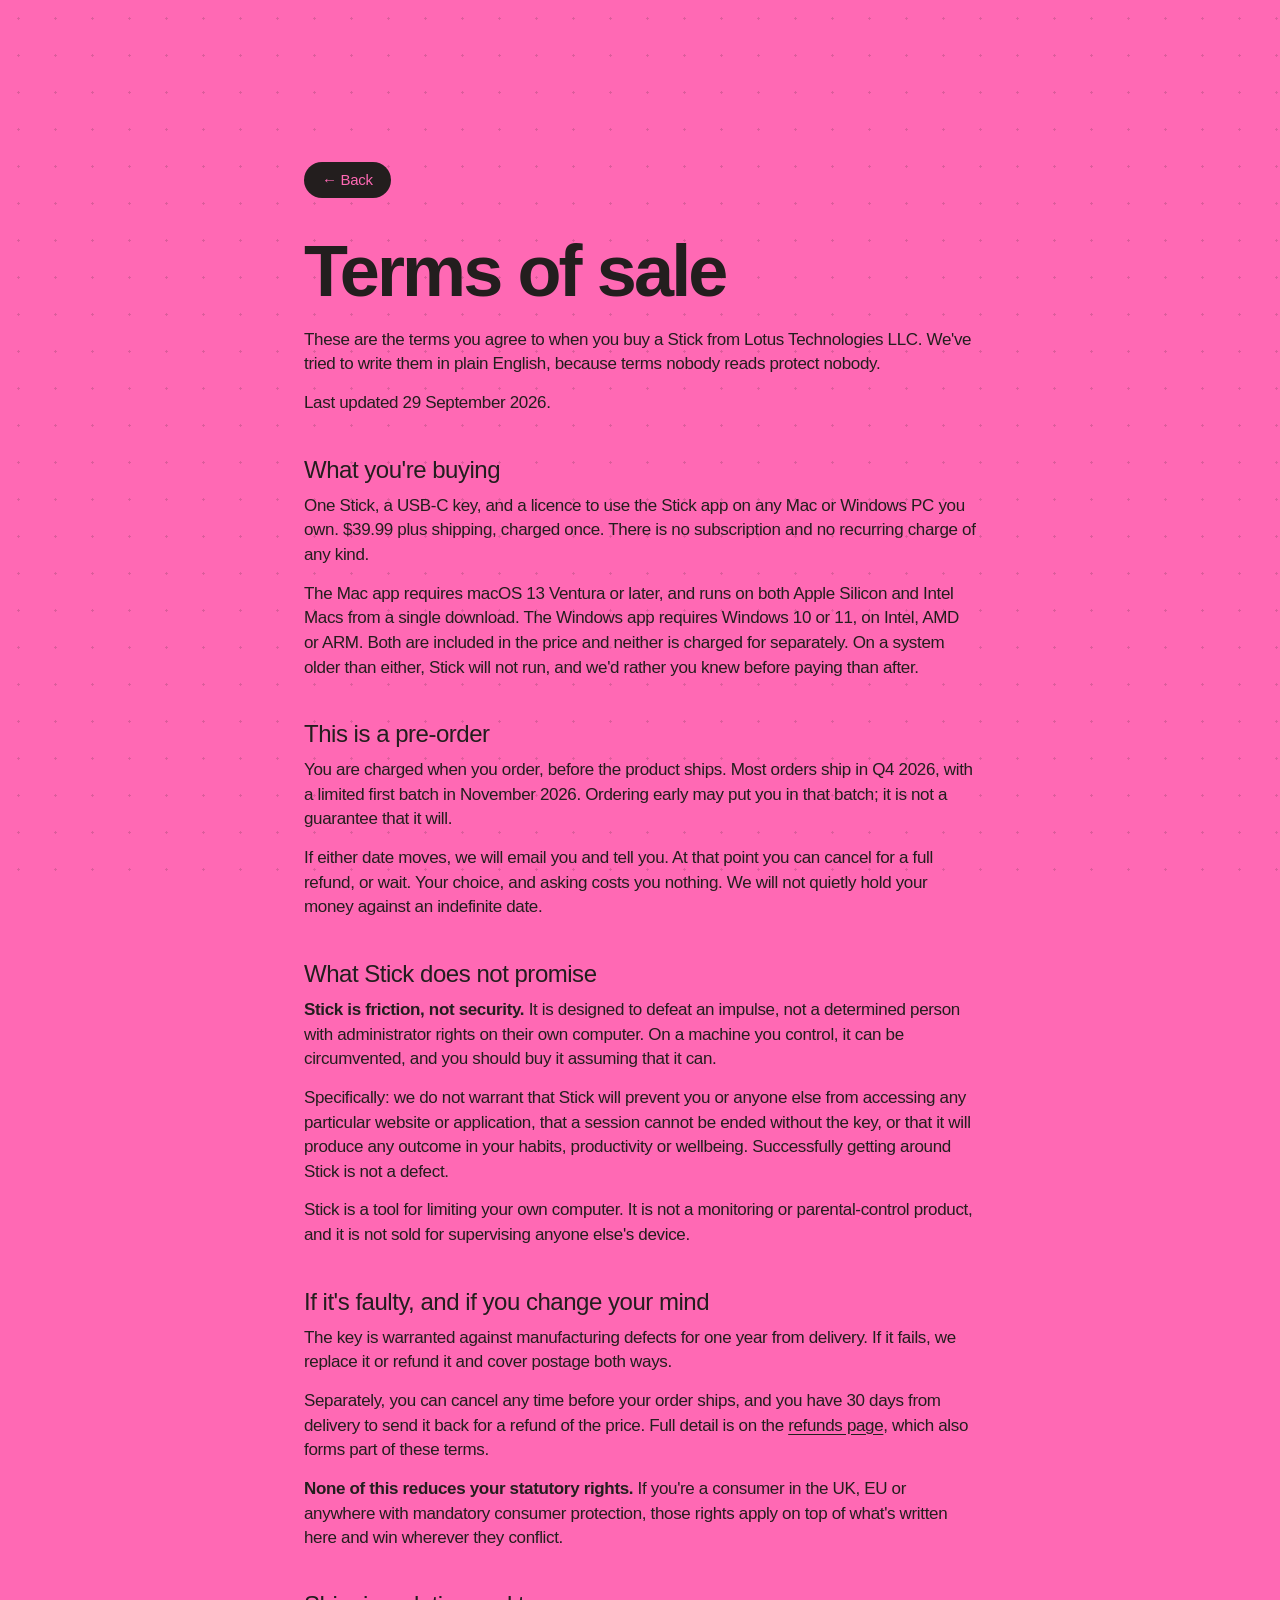
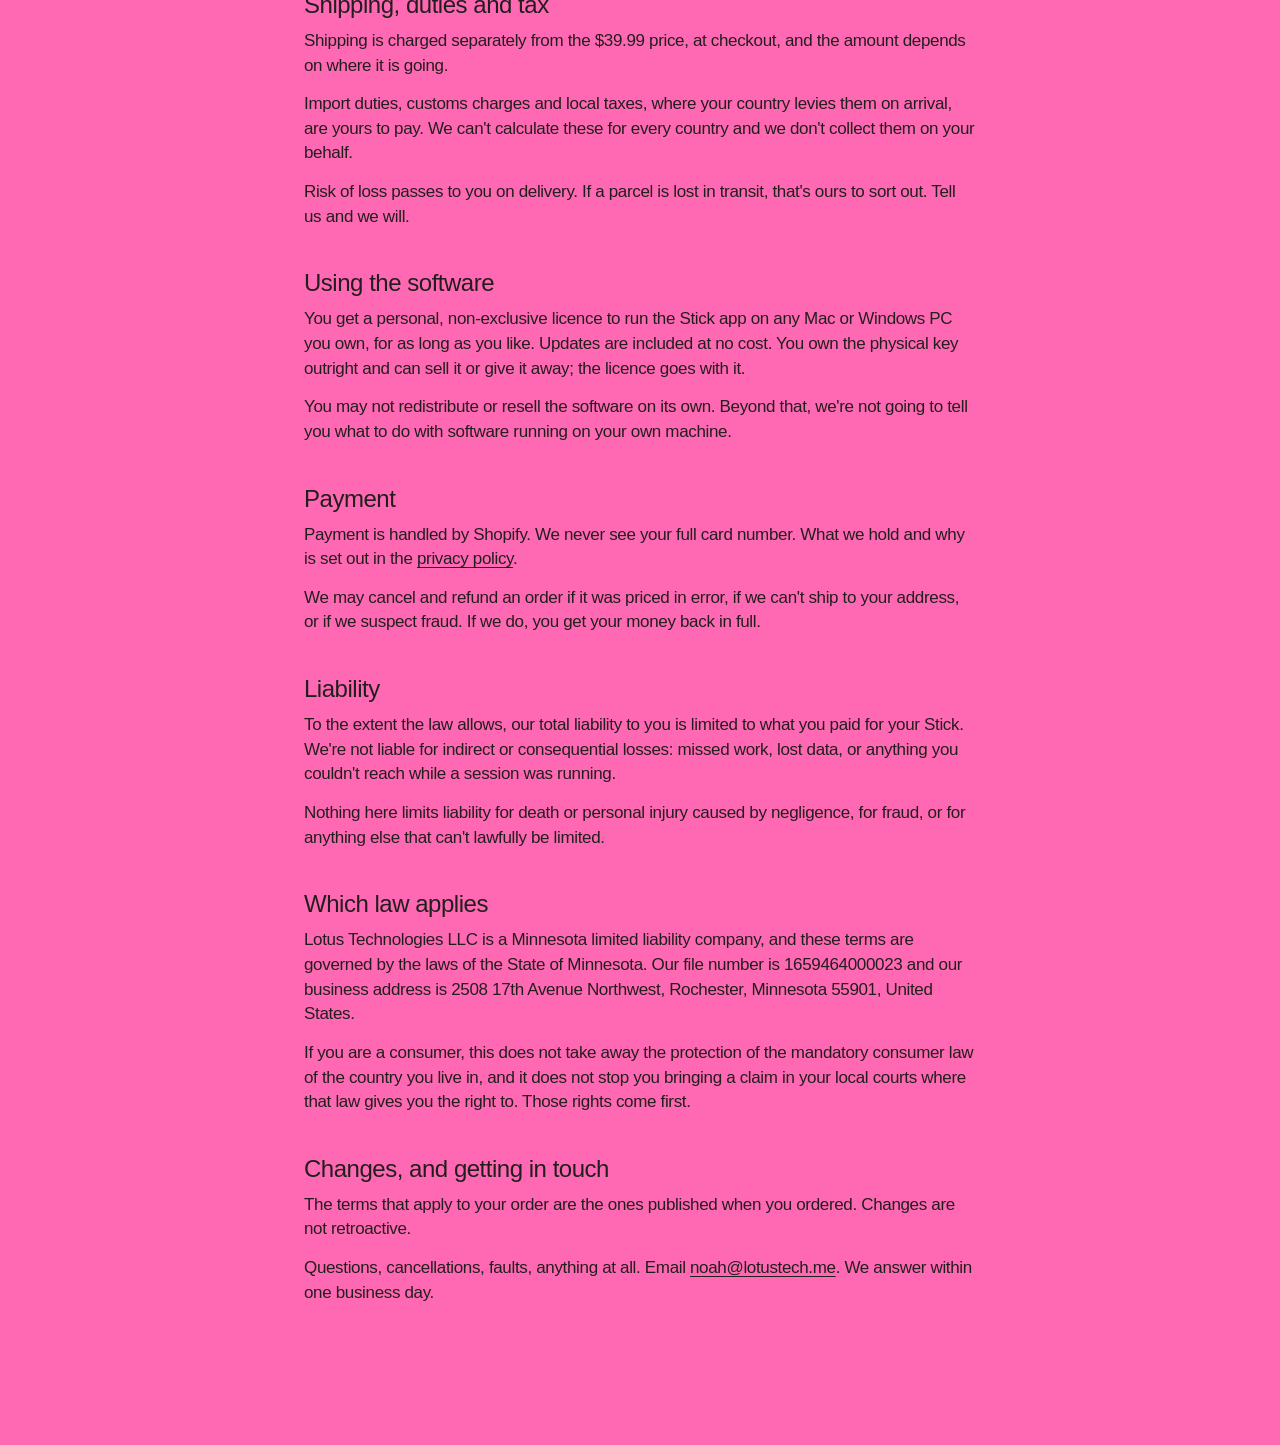
<file: public/pages/terms.html>
<!DOCTYPE html>
<html lang="en" style="--bg-top: rgb(255, 105, 180);">
<head>
  <meta charset="UTF-8">
  <meta name="viewport" content="width=device-width, initial-scale=1.0">
  <title>Terms of sale — Stick</title>
  <link rel="icon" href="/favicon.svg" type="image/svg+xml">
  <meta name="theme-color" content="#ff69b4">
  <link rel="stylesheet" href="../assets/styles.css?v=8f772442">
</head>
<body>
  <div class="bg-wash" aria-hidden="true"></div>
  <div class="bg-dots" aria-hidden="true"></div>
  <main class="doc-page">
    <a class="doc-back buzz-pill" href="../index.html">&#8592; Back</a>
    <h1>Terms of sale</h1>
    <p>These are the terms you agree to when you buy a Stick from Lotus Technologies LLC. We've tried to write them in plain English, because terms nobody reads protect nobody.</p>
    <p>Last updated 29 September 2026.</p>
    <h2>What you're buying</h2>
    <p>One Stick, a USB-C key, and a licence to use the Stick app on any Mac or Windows PC you own. $39.99 plus shipping, charged once. There is no subscription and no recurring charge of any kind.</p>
    <p>The Mac app requires macOS 13 Ventura or later, and runs on both Apple Silicon and Intel Macs from a single download. The Windows app requires Windows 10 or 11, on Intel, AMD or ARM. Both are included in the price and neither is charged for separately. On a system older than either, Stick will not run, and we'd rather you knew before paying than after.</p>
    <h2>This is a pre-order</h2>
    <p>You are charged when you order, before the product ships. Most orders ship in Q4 2026, with a limited first batch in November 2026. Ordering early may put you in that batch; it is not a guarantee that it will.</p>
    <p>If either date moves, we will email you and tell you. At that point you can cancel for a full refund, or wait. Your choice, and asking costs you nothing. We will not quietly hold your money against an indefinite date.</p>
    <h2>What Stick does not promise</h2>
    <p><strong>Stick is friction, not security.</strong> It is designed to defeat an impulse, not a determined person with administrator rights on their own computer. On a machine you control, it can be circumvented, and you should buy it assuming that it can.</p>
    <p>Specifically: we do not warrant that Stick will prevent you or anyone else from accessing any particular website or application, that a session cannot be ended without the key, or that it will produce any outcome in your habits, productivity or wellbeing. Successfully getting around Stick is not a defect.</p>
    <p>Stick is a tool for limiting your own computer. It is not a monitoring or parental-control product, and it is not sold for supervising anyone else's device.</p>
    <h2>If it's faulty, and if you change your mind</h2>
    <p>The key is warranted against manufacturing defects for one year from delivery. If it fails, we replace it or refund it and cover postage both ways.</p>
    <p>Separately, you can cancel any time before your order ships, and you have 30 days from delivery to send it back for a refund of the price. Full detail is on the <a href="/refunds">refunds page</a>, which also forms part of these terms.</p>
    <p><strong>None of this reduces your statutory rights.</strong> If you're a consumer in the UK, EU or anywhere with mandatory consumer protection, those rights apply on top of what's written here and win wherever they conflict.</p>
    <h2>Shipping, duties and tax</h2>
    <p>Shipping is charged separately from the $39.99 price, at checkout, and the amount depends on where it is going.</p>
    <p>Import duties, customs charges and local taxes, where your country levies them on arrival, are yours to pay. We can't calculate these for every country and we don't collect them on your behalf.</p>
    <p>Risk of loss passes to you on delivery. If a parcel is lost in transit, that's ours to sort out. Tell us and we will.</p>
    <h2>Using the software</h2>
    <p>You get a personal, non-exclusive licence to run the Stick app on any Mac or Windows PC you own, for as long as you like. Updates are included at no cost. You own the physical key outright and can sell it or give it away; the licence goes with it.</p>
    <p>You may not redistribute or resell the software on its own. Beyond that, we're not going to tell you what to do with software running on your own machine.</p>
    <h2>Payment</h2>
    <p>Payment is handled by Shopify. We never see your full card number. What we hold and why is set out in the <a href="/privacy">privacy policy</a>.</p>
    <p>We may cancel and refund an order if it was priced in error, if we can't ship to your address, or if we suspect fraud. If we do, you get your money back in full.</p>
    <h2>Liability</h2>
    <p>To the extent the law allows, our total liability to you is limited to what you paid for your Stick. We're not liable for indirect or consequential losses: missed work, lost data, or anything you couldn't reach while a session was running.</p>
    <p>Nothing here limits liability for death or personal injury caused by negligence, for fraud, or for anything else that can't lawfully be limited.</p>
    <h2>Which law applies</h2>
    <p>Lotus Technologies LLC is a Minnesota limited liability company, and these terms are governed by the laws of the State of Minnesota. Our file number is 1659464000023 and our business address is 2508 17th Avenue Northwest, Rochester, Minnesota 55901, United States.</p>
    <p>If you are a consumer, this does not take away the protection of the mandatory consumer law of the country you live in, and it does not stop you bringing a claim in your local courts where that law gives you the right to. Those rights come first.</p>
    <h2>Changes, and getting in touch</h2>
    <p>The terms that apply to your order are the ones published when you ordered. Changes are not retroactive.</p>
    <p>Questions, cancellations, faults, anything at all. Email <a href="mailto:noah@lotustech.me">noah@lotustech.me</a>. We answer within one business day.</p>
  </main>
</body>
</html>
</file>
<file: public/assets/styles.css>
/* ==========================================================================
   Buzz — landing site styles
   ========================================================================== */

:root {
  --buzz-ink: #231e1e;
  --buzz-yellow: #d7d72e;
  --buzz-pink: #ff69b4;
  --stick-key: #f718a9; /* sampled from the lit face of the key photo */
  --stick-shell: #aab9bf; /* the gray key, from the Shopify product image */
  /* Standard cursor shapes in solid deep blue. The keyword after each is
     the system fallback. */
  --cursor-arrow: url("data:image/svg+xml,%3Csvg xmlns='http://www.w3.org/2000/svg' width='24' height='24' viewBox='0 0 24 24'%3E%3Cpath d='M4 2.5v17.2l4.6-4.4 3 6.8 3-1.3-3-6.7h6.4z' fill='%231b3fd6' stroke='%231b3fd6' stroke-width='1.5' stroke-linejoin='round'/%3E%3C/svg%3E") 4 3, auto;
  --cursor-hand: url("data:image/svg+xml,%3Csvg xmlns='http://www.w3.org/2000/svg' width='24' height='24' viewBox='0 0 24 24'%3E%3Cpath d='M9 3.5a1.5 1.5 0 0 1 3 0V10h.5V8.5a1.5 1.5 0 0 1 3 0V10h.5V9.5a1.5 1.5 0 0 1 3 0v5.5c0 3.3-2.2 6-5.5 6h-1.2c-2 0-3.4-.9-4.5-2.4l-3.1-4.2a1.5 1.5 0 0 1 2.3-1.9L9 14z' fill='%231b3fd6' stroke='%231b3fd6' stroke-width='1.4' stroke-linejoin='round'/%3E%3C/svg%3E") 10 2, pointer;
  --cursor-text: url("data:image/svg+xml,%3Csvg xmlns='http://www.w3.org/2000/svg' width='24' height='24' viewBox='0 0 24 24'%3E%3Cpath d='M9 3h6M9 21h6M12 3v18' fill='none' stroke='%231b3fd6' stroke-width='2.5' stroke-linecap='round'/%3E%3C/svg%3E") 12 12, text;
  --buzz-lime: #dbfa52;
  --buzz-blue: #d7e7f5;
  --buzz-dot: rgba(35, 30, 30, 0.16);
  --bg-top: var(--buzz-pink);
  --font-sans: "Cash Sans", -apple-system, BlinkMacSystemFont, "Segoe UI",
    Inter, Helvetica, Arial, sans-serif;
}

*,
*::before,
*::after { box-sizing: border-box; }

html {
  background: var(--buzz-pink);
  color: var(--buzz-ink);
  -webkit-font-smoothing: antialiased;
  -moz-osx-font-smoothing: grayscale;
  scroll-behavior: smooth;
}

body {
  margin: 0;
  font-family: var(--font-sans);
  font-size: 16px;
  letter-spacing: -0.02em;
  overflow-x: hidden;
}

img { max-width: 100%; }

html { cursor: var(--cursor-arrow); }
p, h1, h2, h3, h4, li, blockquote { cursor: var(--cursor-text); }
a, button, summary, label, [role="button"] { cursor: var(--cursor-hand); }
img, video { cursor: var(--cursor-arrow); }
[hidden] { display: none !important; }

@media (prefers-reduced-motion: reduce) {
  html { scroll-behavior: auto; }
  *,
  *::before,
  *::after {
    animation-duration: 0.001ms !important;
    animation-iteration-count: 1 !important;
    transition-duration: 0.001ms !important;
  }
}

/* --------------------------------------------------------------------------
   Background layers
   -------------------------------------------------------------------------- */

.bg-wash {
  position: fixed;
  inset: 0;
  z-index: 0;
  pointer-events: none;
  background: linear-gradient(var(--bg-top), var(--bg-top));
}

.bg-dots {
  position: fixed;
  inset: 0;
  z-index: 1;
  pointer-events: none;
  background-color: transparent;
  background-image: radial-gradient(circle, var(--buzz-dot) 1.2px, transparent 1.3px);
  background-size: 37px 37px;
}

/* --------------------------------------------------------------------------
   Shared pieces
   -------------------------------------------------------------------------- */

.buzz-pill {
  transition: transform 0.28s cubic-bezier(0.2, 0.8, 0.2, 1), opacity 0.2s ease;
}
.buzz-pill:hover { transform: translateY(-1px) scale(1.03); }
.buzz-pill:active { transform: translateY(0) scale(0.98); }

.hover-fade { transition: opacity 0.25s ease, transform 0.35s ease; }
.hover-fade:hover { opacity: 0.72; }

.nowrap { white-space: nowrap; }
.filter-defs { position: absolute; pointer-events: none; }


.buzz-site {
  position: relative;
  z-index: 2;
}

[data-reveal] {
  opacity: 0;
  transform: translateY(32px);
  transition: opacity 0.9s cubic-bezier(0.2, 0.8, 0.2, 1),
    transform 0.9s cubic-bezier(0.2, 0.8, 0.2, 1);
}
[data-reveal].is-in {
  opacity: 1;
  transform: none;
}

@keyframes caret-blink { 0%, 100% { opacity: 1; } 50% { opacity: 0; } }
@keyframes msg-in {
  from { opacity: 0; transform: translateY(8px); }
  to { opacity: 1; transform: none; }
}

/* --------------------------------------------------------------------------
   Chrome
   -------------------------------------------------------------------------- */

.chrome-logo {
  position: fixed;
  top: 24px;
  left: 24px;
  z-index: 50;
  background: none;
  border: 0;
  cursor: var(--cursor-hand);
  color: var(--buzz-ink);
  padding: 0;
  line-height: 0;
}
.chrome-bee-logo { display: block; }

.chrome-right {
  position: fixed;
  top: 24px;
  right: 24px;
  z-index: 50;
  display: flex;
  align-items: center;
  gap: 8px;
}

.chrome-social {
  display: inline-flex;
  align-items: center;
  justify-content: center;
  width: 36px;
  height: 36px;
  border-radius: 50%;
  background: var(--buzz-ink);
  color: var(--bg-top);
  text-decoration: none;
}

.chrome-download {
  display: inline-flex;
  align-items: center;
  gap: 7px;
  border: 0;
  cursor: var(--cursor-hand);
  font: inherit;
  font-size: 16px;
  line-height: 0.9;
  padding: 11px 18px;
  border-radius: 20px;
  background: var(--buzz-ink);
  color: var(--bg-top);
  text-decoration: none;
  letter-spacing: -0.02em;
}

.chrome-builtby {
  position: fixed;
  bottom: 21px;
  left: 24px;
  z-index: 50;
  display: flex;
  align-items: center;
  gap: 4px;
  font-size: 13px;
  color: var(--buzz-ink);
  line-height: 1;
  text-decoration: none;
  transition: opacity 0.25s ease;
}
.chrome-builtby:hover { opacity: 0.66; }
.block-mark {
  display: inline-block;
  width: 10px;
  height: 10px;
  background-color: var(--buzz-ink);
  -webkit-mask-image: url("block-logo.svg");
  mask-image: url("block-logo.svg");
  -webkit-mask-repeat: no-repeat;
  mask-repeat: no-repeat;
  -webkit-mask-size: contain;
  mask-size: contain;
  -webkit-mask-position: center;
  mask-position: center;
}

/* --------------------------------------------------------------------------
   Bees
   -------------------------------------------------------------------------- */

.bee-layer,
.cta-bees,
.footer-bees {
  position: absolute;
  inset: 0;
  pointer-events: none;
  overflow: visible;
}
.bee-layer-back { z-index: 0; }
.bee-layer-front { z-index: 2; }

.bee {
  position: absolute;
  top: 0;
  left: 0;
  width: 46px;
  height: 31px;
  transform-origin: center center;
  will-change: transform;
}
.bee-sprite {
  display: block;
  overflow: visible;
  animation: bee-flap 0.34s steps(2, end) infinite;
  animation-delay: var(--flap-delay, 0s);
}
@keyframes bee-flap {
  0%, 100% { transform: scaleY(1); }
  50% { transform: scaleY(0.86); }
}

/* --------------------------------------------------------------------------
   Hero
   -------------------------------------------------------------------------- */

.hero {
  position: relative;
  display: flex;
  align-items: center;
  padding: 136px 0 80px;
}

.hero-inner {
  display: flex;
  align-items: center;
  /* The wordmark and the copy as one centred pair, with the same space either
     side of it. It sat against the left edge before, leaving the right third
     of a wide screen empty. */
  justify-content: center;
  gap: clamp(48px, 8.4vw, 154px);
  width: 100%;
  padding: 0 5vw;
  position: relative;
  z-index: 3;
}

.hero-wordmark-group { position: relative; flex: 0 0 auto; }

.hero-wordmark {
  font-size: clamp(104px, 19vw, 300px);
  font-weight: 700;
  margin: 0;
  line-height: 0.9;
  letter-spacing: -0.04em;
  user-select: none;
  color: var(--buzz-ink);
  white-space: nowrap;
  filter: url("#buzz-fuzz-hero");
  position: relative;
  z-index: 1;
  will-change: transform, filter, opacity;
  animation: wordmark-in 1.1s cubic-bezier(0.2, 0.8, 0.2, 1) both;
}
@keyframes wordmark-in {
  from { opacity: 0; transform: translateY(24px) scale(0.98); }
  to { opacity: 1; transform: none; }
}

.hero-copy {
  max-width: 640px;
  flex: 0 1 auto;
  min-width: 0;
  padding-right: 0;
  margin-top: 0;
  position: relative;
  z-index: 3;
}
.hero-scroll-cue {
  position: absolute;
  bottom: 7px;
  left: 50%;
  transform: translateX(-50%);
  z-index: 4;
  padding: 10px;
  border: none;
  background: transparent;
  color: var(--buzz-ink);
  line-height: 0;
  cursor: var(--cursor-hand);
}
.hero-scroll-cue svg {
  width: clamp(17px, 1.25vw, 25px);
  height: auto;
  transform: rotate(90deg);
  display: block;
}
.hero-scroll-cue > span {
  display: block;
  animation: cue-bob 2.4s ease-in-out infinite;
}
@keyframes cue-bob {
  0%, 100% { transform: translateY(0); }
  50% { transform: translateY(6px); }
}

/* --------------------------------------------------------------------------
   Features
   -------------------------------------------------------------------------- */

.features-section {
  min-height: 100vh;
  display: flex;
  flex-direction: column;
  padding-bottom: 9vh;
}

.features-heading {
  text-align: center;
  margin: var(--features-heading-margin, 22vh auto 0);
  max-width: 760px;
  padding: 0 6vw;
  font-size: clamp(24px, 2.5vw, 34px);
  font-weight: 400;
  line-height: 1.04;
  letter-spacing: -0.02em;
  color: var(--buzz-ink);
  text-wrap: balance;
}

.features-spacer { flex: 1; min-height: 48px; }

.features-track {
  display: flex;
  gap: 16px;
  padding: var(--features-track-padding, 0 20px);
  overflow-x: auto;
  justify-content: var(--features-track-justify, center);
  scroll-snap-type: x proximity;
  scrollbar-width: none;
}
.features-track::-webkit-scrollbar { display: none; }

.feature-card {
  flex: 0 0 auto;
  width: clamp(252px, 25vw, 340px);
  scroll-snap-align: center;
  border-radius: 18px;
  background: var(--buzz-ink);
  color: var(--buzz-blue);
  overflow: hidden;
  display: flex;
  flex-direction: column;
  transition: transform 0.4s cubic-bezier(0.2, 0.8, 0.2, 1),
    opacity 0.9s cubic-bezier(0.2, 0.8, 0.2, 1);
}
.feature-card:hover { transform: translateY(-6px); }


.feature-card-text { padding: 20px 20px 24px; }
.feature-card-text h3 {
  font-size: 15px;
  font-weight: 500;
  letter-spacing: -0.02em;
  line-height: 1.1;
  margin: 0 0 10px;
  color: inherit;
}
.feature-card-text p {
  font-size: 15px;
  font-weight: 400;
  line-height: 1.35;
  letter-spacing: -0.02em;
  margin: 0;
  color: inherit;
  opacity: 0.78;
}

/* --------------------------------------------------------------------------
   CTA
   -------------------------------------------------------------------------- */

/* --------------------------------------------------------------------------
   Footer
   -------------------------------------------------------------------------- */

.footer-wrap { position: relative; }

.site-footer {
  position: relative;
  min-height: clamp(520px, 72vh, 760px);
  display: grid;
  place-items: center;
  background: transparent;
}

.footer-bees {
  inset: -140px 0 0;
  overflow: hidden;
  z-index: 1;
}

.footer-wordmark-static {
  position: absolute;
  inset: 0;
  z-index: 0;
  overflow: hidden;
  display: grid;
  place-items: center;
  color: var(--buzz-blue);
  font-size: clamp(165px, 46vw, 960px);
  font-weight: 700;
  line-height: 0.9;
  letter-spacing: -0.02em;
  white-space: nowrap;
  transform: translate(-1.5vw, calc(-45px - 5vh));
  user-select: none;
  filter: url("#buzz-fuzz-footer");
  opacity: 0.92;
  pointer-events: none;
}

.footer-wordmark-marquee {
  position: absolute;
  inset: 0;
  z-index: 0;
  display: none;
  align-items: center;
  overflow: hidden;
  pointer-events: none;
  transform: translateY(-5vh);
}
.buzz-marquee-track {
  display: flex;
  flex-shrink: 0;
  animation: marquee 18s linear infinite;
}
.buzz-marquee-group { display: flex; flex-shrink: 0; }
.buzz-marquee-group span {
  display: block;
  padding: 0 0.12em;
  font-size: clamp(165px, 62vw, 520px);
  font-weight: 700;
  line-height: 0.9;
  letter-spacing: -0.02em;
  color: var(--buzz-blue);
  filter: url("#buzz-fuzz-footer-mobile");
}
@keyframes marquee {
  from { transform: translateX(0); }
  to { transform: translateX(-50%); }
}

.footer-content {
  position: relative;
  z-index: 2;
  display: flex;
  flex-direction: column;
  align-items: center;
  padding: 0 6vw;
  text-align: center;
}
.footer-type {
  color: var(--buzz-ink);
  font-size: clamp(32px, 4.8vw, 72px);
  font-weight: 400;
  line-height: 0.95;
  letter-spacing: -0.02em;
  margin: 0;
  min-height: 1em;
}
.type-caret {
  margin-left: 2px;
  animation: caret-blink 1.05s steps(2, end) infinite;
}

.footer-actions {
  margin-top: 28px;
  display: flex;
  align-items: center;
  justify-content: center;
  gap: 10px;
  flex-wrap: wrap;
}
.footer-pill {
  display: inline-flex;
  align-items: center;
  gap: 7px;
  border: 0;
  cursor: var(--cursor-hand);
  font: inherit;
  font-size: 16px;
  line-height: 0.9;
  justify-content: center;
  min-height: 36px;
  padding: 11px 18px;
  border-radius: 20px;
  background: var(--buzz-ink);
  color: var(--buzz-blue);
  text-decoration: none;
  letter-spacing: -0.02em;
}
.footer-pill-social { gap: 8px; padding: 11px 18px 11px 15px; }

.footer-open-source-note {
  position: absolute;
  right: 24px;
  bottom: 46px;
  z-index: 5;
  margin: 0;
  font-size: 13px;
  color: var(--buzz-ink);
  line-height: 1;
  letter-spacing: -0.02em;
}

.legal-footer-wrap {
  position: absolute;
  bottom: 0;
  left: 0;
  right: 0;
  z-index: 3;
}
.legal-footer {
  text-align: center;
  padding: 0 6vw 21px;
  font-size: 13px;
  line-height: 1;
  letter-spacing: -0.01em;
  color: #000;
}
.legal-link { color: #000; text-decoration: none; }
.legal-link:hover { text-decoration: underline; }
.legal-link-sep { margin: 0 10px; opacity: 0.45; }
.footer-mobile-only { display: none; }

/* --------------------------------------------------------------------------
   Responsive
   -------------------------------------------------------------------------- */

@media (max-width: 1080px) {
  .hero-inner { flex-direction: column; align-items: flex-start; padding: 0 8vw; gap: clamp(24px, 4vw, 64px); }
  .hero-copy { padding-right: 0; margin-top: 28px; }
  .hero-wordmark { font-size: clamp(88px, 24vw, 220px); margin-left: 0; }
  .features-track { --features-track-justify: flex-start; --features-track-padding: 0 6vw; }
}

@media (max-width: 980px) {
  .footer-open-source-note { display: none; }
}

@media (max-width: 760px) {
  .chrome-builtby:not(.footer-mobile-only) { display: none; }
  .footer-open-source-note { display: none; }
  .footer-mobile-only { display: flex; justify-content: center; }
  .footer-open-source-mobile { display: block; margin-bottom: 18px; }
  .legal-links-row { display: flex; flex-wrap: wrap; justify-content: center; gap: 6px 0; }
  .legal-link-sep { margin: 0 8px; }
  .features-heading { --features-heading-margin: 14vh auto 0; }
  .footer-wordmark-static { display: none; }
  .footer-wordmark-marquee { display: flex; }
  .site-footer { min-height: 460px; }
}

@media (max-width: 420px) {
  .chrome-right { top: 16px; right: 16px; }
  .chrome-logo { top: 16px; left: 16px; }
  .hero-inner { padding: 0 6vw; }
}

/* --------------------------------------------------------------------------
   Sub pages
   -------------------------------------------------------------------------- */

.doc-page {
  position: relative;
  z-index: 2;
  max-width: 720px;
  margin: 0 auto;
  padding: 18vh 24px 14vh;
}
.doc-page h1 {
  font-size: clamp(38px, 6vw, 72px);
  font-weight: 700;
  line-height: 0.92;
  letter-spacing: -0.04em;
  margin: 0 0 24px;
}
.doc-page h2 {
  font-size: clamp(18px, 2vw, 24px);
  font-weight: 500;
  letter-spacing: -0.02em;
  margin: 40px 0 10px;
}
.doc-page p,
.doc-page li {
  font-size: 17px;
  line-height: 1.45;
  letter-spacing: -0.02em;
  margin: 0 0 14px;
}
.doc-page ul { padding-left: 20px; }
.doc-page a { color: var(--buzz-ink); text-underline-offset: 3px; }
.doc-page .doc-back {
  display: inline-flex;
  align-items: center;
  gap: 8px;
  margin-bottom: 40px;
  padding: 11px 18px;
  border-radius: 20px;
  background: var(--buzz-ink);
  color: var(--bg-top);
  text-decoration: none;
  font-size: 15px;
  line-height: 0.9;
}
/* The demo video breaks out of the 720px text column, up to 1280px: the
   Stick window in the recording is a third of its width and needs the room. */
.doc-page .doc-video {
  display: block;
  width: min(1280px, calc(100vw - 48px));
  height: auto;
  margin: 36px 0 0 calc((100% - min(1280px, calc(100vw - 48px))) / 2);
  border-radius: 14px;
  background: var(--buzz-ink);
}
.doc-page .doc-caption { margin-top: 12px; font-size: 14px; opacity: 0.66; }
.doc-chapters { margin: 24px 0 28px; }
.doc-chapters > div {
  display: grid;
  grid-template-columns: 4rem 1fr;
  gap: 16px;
  padding: 16px 0;
  border-top: 1px solid rgba(35, 30, 30, 0.18);
}
.doc-chapters dt {
  font-size: 15px;
  font-variant-numeric: tabular-nums;
  opacity: 0.66;
  padding-top: 2px;
}
.doc-chapters dd { margin: 0; font-size: 17px; line-height: 1.45; letter-spacing: -0.02em; }
.doc-chapters dd strong { display: block; font-weight: 600; margin-bottom: 4px; }

.doc-note {
  margin-top: 48px;
  padding: 16px 18px;
  border-radius: 14px;
  border: 1px solid rgba(35, 30, 30, 0.28);
  font-size: 14px;
  line-height: 1.4;
}

/* --------------------------------------------------------------------------
   Hero copy
   -------------------------------------------------------------------------- */

/* type scale matches getstick.website's hero: --text-hero, headline, --text-lead */
.hero-copy h1 {
  font-size: clamp(2.5rem, 5.2vw, 4.5rem);
  font-weight: 700;
  line-height: 0.95;
  letter-spacing: -0.035em;
  margin: 0;
  color: var(--buzz-ink);
}
.hero-sub {
  font-size: clamp(1.125rem, 1.6vw, 1.375rem);
  line-height: 1.625;
  margin: 28px 0 0;
  max-width: 32rem;
  color: var(--buzz-ink);
  opacity: 0.72;
}
.hero-cta,
.pricing-cta {
  display: inline-flex;
  align-items: center;
  justify-content: center;
  min-height: 44px;
  padding: 0 24px;
  border-radius: 22px;
  background: var(--buzz-ink);
  color: var(--bg-top);
  text-decoration: none;
  font-size: 16px;
  line-height: 0.9;
}
.hero-cta {
  margin-top: 36px;
  padding: 16px 32px;
  border-radius: 999px;
  font-size: 17px;
  font-weight: 500;
  line-height: 1.2;
}
.hero-fine {
  font-size: 14px;
  line-height: 1.45;
  margin: 16px 0 0;
  max-width: 40em;
  color: var(--buzz-ink);
  opacity: 0.66;
}
.pricing-note,
.platforms-req {
  font-size: 13px;
  line-height: 1.4;
  margin: 14px 0 0;
  max-width: 40em;
  color: var(--buzz-ink);
  opacity: 0.66;
}
.pricing-note a { color: inherit; }

/* --------------------------------------------------------------------------
   Shared band layout
   -------------------------------------------------------------------------- */

.band {
  position: relative;
  padding: 80px 6vw;
  max-width: 1180px;
  margin: 0 auto;
}
.band-heading {
  font-size: clamp(30px, 4vw, 60px);
  font-weight: 400;
  line-height: 0.98;
  letter-spacing: -0.03em;
  margin: 0 0 18px;
  color: var(--buzz-ink);
  text-wrap: balance;
  max-width: 18em;
}
.band-sub {
  font-size: clamp(16px, 1.5vw, 19px);
  line-height: 1.35;
  margin: 0 0 40px;
  max-width: 42em;
  color: var(--buzz-ink);
  opacity: 0.82;
}
.band-kicker {
  margin: 44px 0 0;
  font-size: clamp(20px, 2.4vw, 30px);
  line-height: 1.1;
  letter-spacing: -0.02em;
  color: var(--buzz-ink);
  text-wrap: balance;
}

/* --------------------------------------------------------------------------
   How it works
   -------------------------------------------------------------------------- */

.steps {
  list-style: none;
  margin: 44px 0 0;
  padding: 0;
  display: grid;
  grid-template-columns: repeat(auto-fit, minmax(260px, 1fr));
  gap: 40px 36px;
}
.step {
  display: flex;
  flex-direction: column;
}
.step-num {
  display: block;
  font-size: clamp(15px, 1.3vw, 18px);
  font-weight: 500;
  line-height: 1;
  margin-bottom: 20px;
  color: var(--buzz-ink);
  opacity: 0.55;
}
.step h3 {
  font-size: clamp(20px, 2vw, 27px);
  font-weight: 600;
  letter-spacing: -0.03em;
  line-height: 1.08;
  margin: 0 0 14px;
}
.step p {
  font-size: clamp(15px, 1.25vw, 17px);
  line-height: 1.45;
  margin: 0 0 26px;
  opacity: 0.78;
}
/* media sits at the foot of each column, so the three cards line up even
   though the copy above them runs to different lengths */
.step-media {
  display: block;
  width: 100%;
  height: auto;
  margin-top: auto;
  aspect-ratio: 1000 / 918;
  object-fit: cover;
  border-radius: 18px;
  border: 1px solid rgba(35, 30, 30, 0.14);
  background: rgba(35, 30, 30, 0.08);
}

/* --------------------------------------------------------------------------
   Comparison
   -------------------------------------------------------------------------- */

.compare-track {
  margin-top: 40px;
  display: grid;
  grid-template-columns: repeat(auto-fit, minmax(226px, 1fr));
  gap: 14px;
  overflow: visible;
  padding: 0;
}
.compare-card { width: auto; }
.compare-card .feature-card-text { padding: 22px 20px 24px; }
.compare-where {
  font-size: 13px;
  letter-spacing: 0.01em;
  margin: 0 0 10px;
  opacity: 0.55;
}
.compare-card.is-stick {
  background: var(--buzz-ink);
  outline: 2px solid var(--buzz-pink);
  outline-offset: -2px;
}
.compare-card.is-stick h3 { color: var(--buzz-pink); }
.compare-card.is-stick .compare-where { color: var(--buzz-pink); opacity: 0.85; }

/* --------------------------------------------------------------------------
   Pricing
   -------------------------------------------------------------------------- */

.pricing-section { max-width: 1180px; }
/* the key sits beside the card, as on getstick.website; stacks on narrow screens */
.pricing-layout {
  display: grid;
  grid-template-columns: minmax(0, 1fr) minmax(0, 1.1fr);
  align-items: center;
  gap: clamp(32px, 5vw, 72px);
}
.pricing-key {
  display: block;
  width: 100%;
  height: auto;
}
@media (max-width: 900px) {
  .pricing-layout { grid-template-columns: minmax(0, 1fr); }
  .pricing-key { width: min(100%, 440px); margin: 0 auto; }
}
.pricing-card {
  border-radius: 20px;
  background: var(--buzz-ink);
  color: var(--buzz-blue);
  padding: clamp(28px, 4vw, 44px);
}
.pricing-price {
  font-size: clamp(34px, 5vw, 58px);
  font-weight: 700;
  letter-spacing: -0.04em;
  line-height: 0.95;
  margin: 0 0 24px;
}
.pricing-price span {
  font-size: clamp(15px, 1.6vw, 19px);
  font-weight: 400;
  letter-spacing: -0.02em;
  opacity: 0.6;
}
.pricing-list {
  list-style: none;
  margin: 0 0 28px;
  padding: 0;
  display: flex;
  flex-direction: column;
  gap: 12px;
}
.pricing-list li {
  position: relative;
  padding-left: 26px;
  font-size: 15px;
  line-height: 1.4;
  opacity: 0.86;
}
.pricing-list li::before {
  content: "";
  position: absolute;
  left: 0;
  top: 0.45em;
  width: 11px;
  height: 6px;
  border-left: 2px solid var(--stick-key);
  border-bottom: 2px solid var(--stick-key);
  transform: rotate(-45deg);
}
.pricing-card .pricing-cta { color: #0e0b0b; background: var(--stick-key); }

/* The colour choice. Each button is filled with the key it buys, so there is
   nothing to read to know which is which. */
.pricing-choose {
  margin: 0 0 10px;
  font-size: 13px;
  line-height: 1.4;
  opacity: 0.7;
}
.pricing-colours { display: flex; flex-wrap: wrap; gap: 10px; }
.pricing-card .pricing-colour[data-colour="gray"] { background: var(--stick-shell); }
.pricing-card .pricing-note { color: var(--buzz-blue); opacity: 0.55; }

/* --------------------------------------------------------------------------
   Modes
   -------------------------------------------------------------------------- */

.mode-chips {
  list-style: none;
  margin: 0;
  padding: 0;
  display: flex;
  flex-wrap: wrap;
  gap: 10px;
}
.mode-chips li {
  padding: 11px 20px;
  border-radius: 22px;
  border: 1px solid rgba(35, 30, 30, 0.35);
  font-size: 16px;
  line-height: 0.9;
  letter-spacing: -0.02em;
  transition: background 0.25s ease, color 0.25s ease;
}
.mode-chips li:hover {
  background: var(--buzz-ink);
  color: var(--bg-top);
}

/* --------------------------------------------------------------------------
   Details / lost key / platforms
   -------------------------------------------------------------------------- */

.details-grid {
  margin-top: 40px;
  display: grid;
  grid-template-columns: repeat(auto-fit, minmax(300px, 1fr));
  gap: 34px 44px;
}
.detail h3,
.key-card h3 {
  font-size: clamp(17px, 1.7vw, 21px);
  font-weight: 500;
  letter-spacing: -0.02em;
  line-height: 1.12;
  margin: 0 0 8px;
}
.detail p,
.key-card p {
  font-size: 15px;
  line-height: 1.42;
  margin: 0;
  opacity: 0.78;
}

.key-grid {
  display: grid;
  grid-template-columns: repeat(auto-fit, minmax(280px, 1fr));
  gap: 16px;
}
.key-card {
  padding: 26px 24px 28px;
  border-radius: 18px;
  border: 1px solid rgba(35, 30, 30, 0.3);
}

.platforms-copy { max-width: 46em; }
.platforms-copy p {
  font-size: clamp(16px, 1.5vw, 19px);
  line-height: 1.4;
  margin: 0 0 18px;
  opacity: 0.86;
}

/* --------------------------------------------------------------------------
   Questions
   -------------------------------------------------------------------------- */

.faq {
  max-width: 44em;
  border-top: 1px solid rgba(35, 30, 30, 0.25);
}
.faq details { border-bottom: 1px solid rgba(35, 30, 30, 0.25); }
.faq summary {
  list-style: none;
  cursor: var(--cursor-hand);
  display: flex;
  align-items: baseline;
  justify-content: space-between;
  gap: 16px;
  padding: 20px 0;
  font-size: clamp(16px, 1.6vw, 20px);
  letter-spacing: -0.02em;
  line-height: 1.2;
}
.faq summary::-webkit-details-marker { display: none; }
.faq summary::after {
  content: "+";
  flex: 0 0 auto;
  font-size: 1.1em;
  line-height: 1;
  opacity: 0.55;
  transition: transform 0.25s ease;
}
.faq details[open] summary::after { content: "–"; }
.faq details p {
  margin: 0 0 22px;
  padding-right: 40px;
  font-size: 15px;
  line-height: 1.45;
  opacity: 0.78;
  animation: msg-in 0.35s ease both;
}
.faq-all { margin: 28px 0 0; font-size: 15px; }
.faq-all a { color: var(--buzz-ink); text-underline-offset: 3px; }

/* --------------------------------------------------------------------------
   Footer copy
   -------------------------------------------------------------------------- */

.footer-fine {
  margin: 18px 0 0;
  font-size: 15px;
  line-height: 1.35;
  color: var(--buzz-ink);
  opacity: 0.7;
}

@media (max-width: 760px) {
  .compare-card { width: 78vw; }
  .chrome-builtby { display: none; }
}

/* section rhythm matches getstick.website: 80px on phones, 112px from 768px */
@media (min-width: 768px) {
  .band { padding-top: 112px; padding-bottom: 112px; }
  .hero { padding: 168px 0 112px; }
}
</file>
